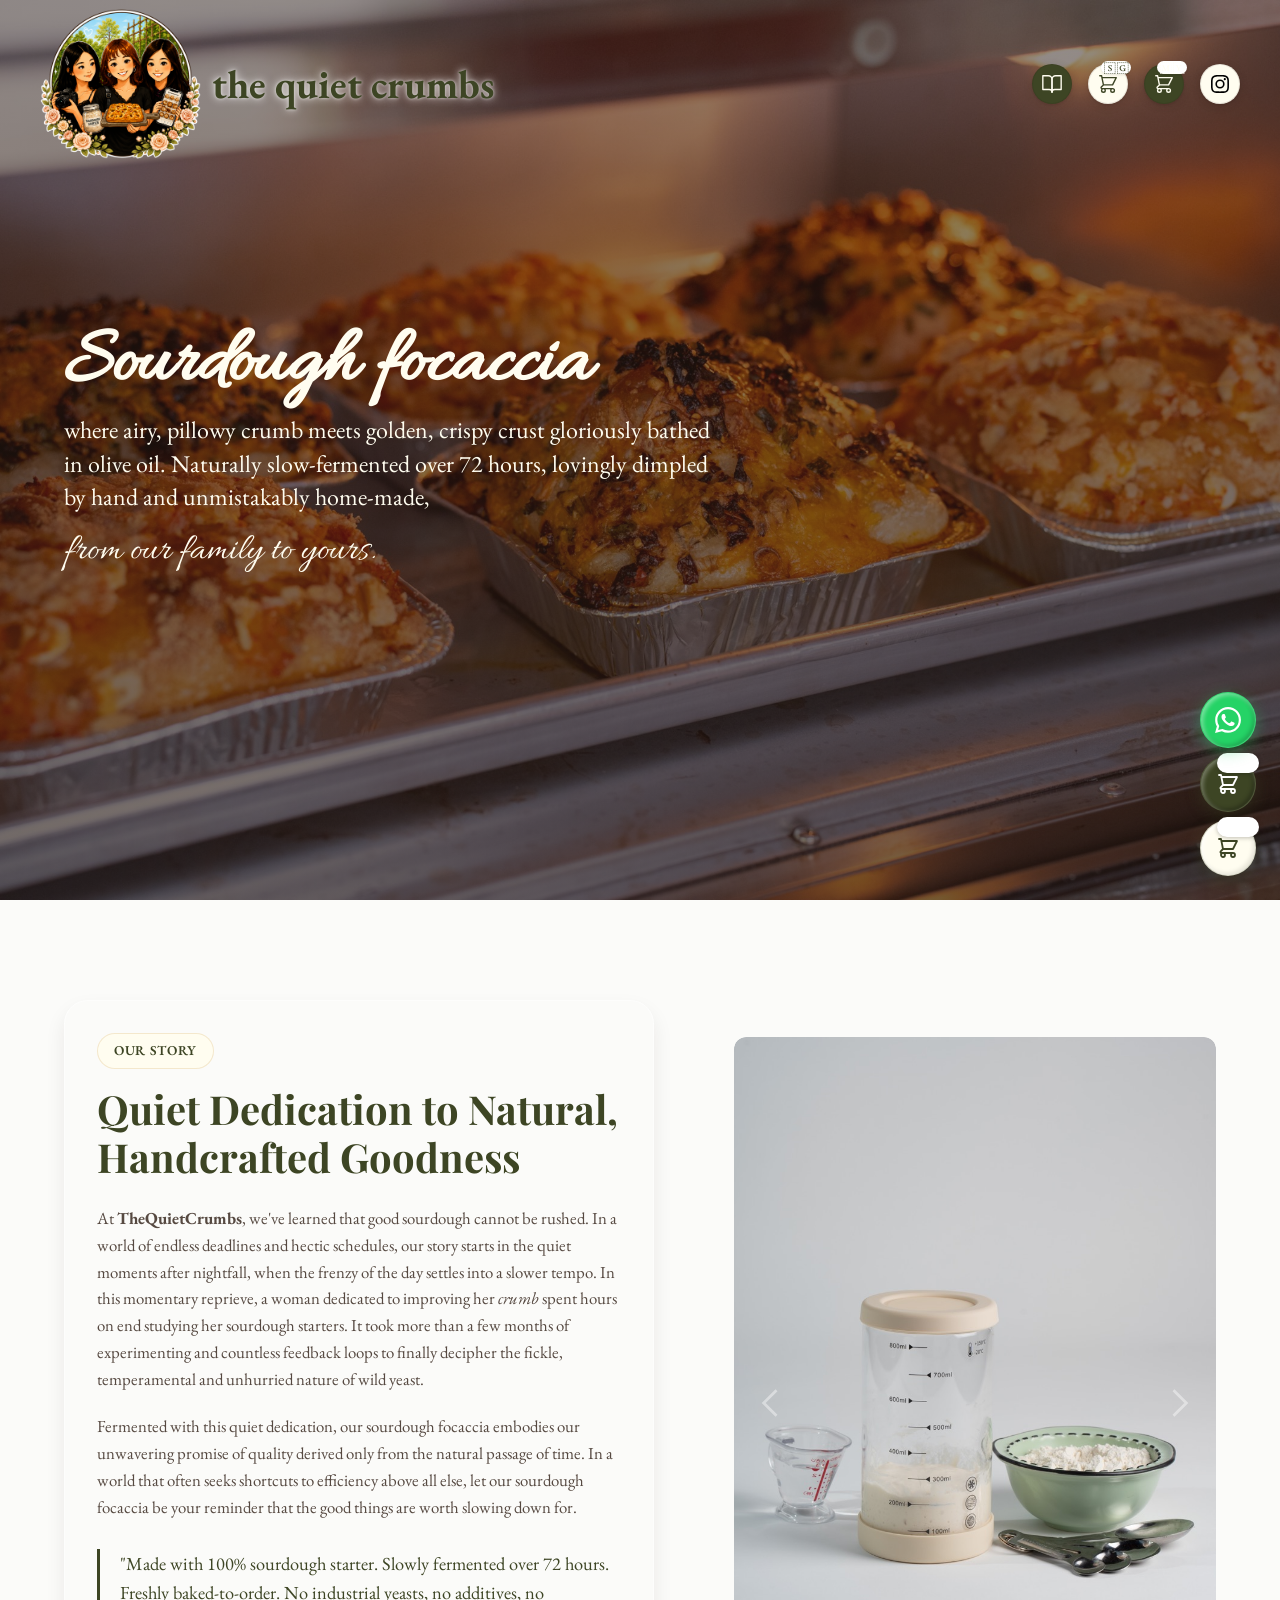
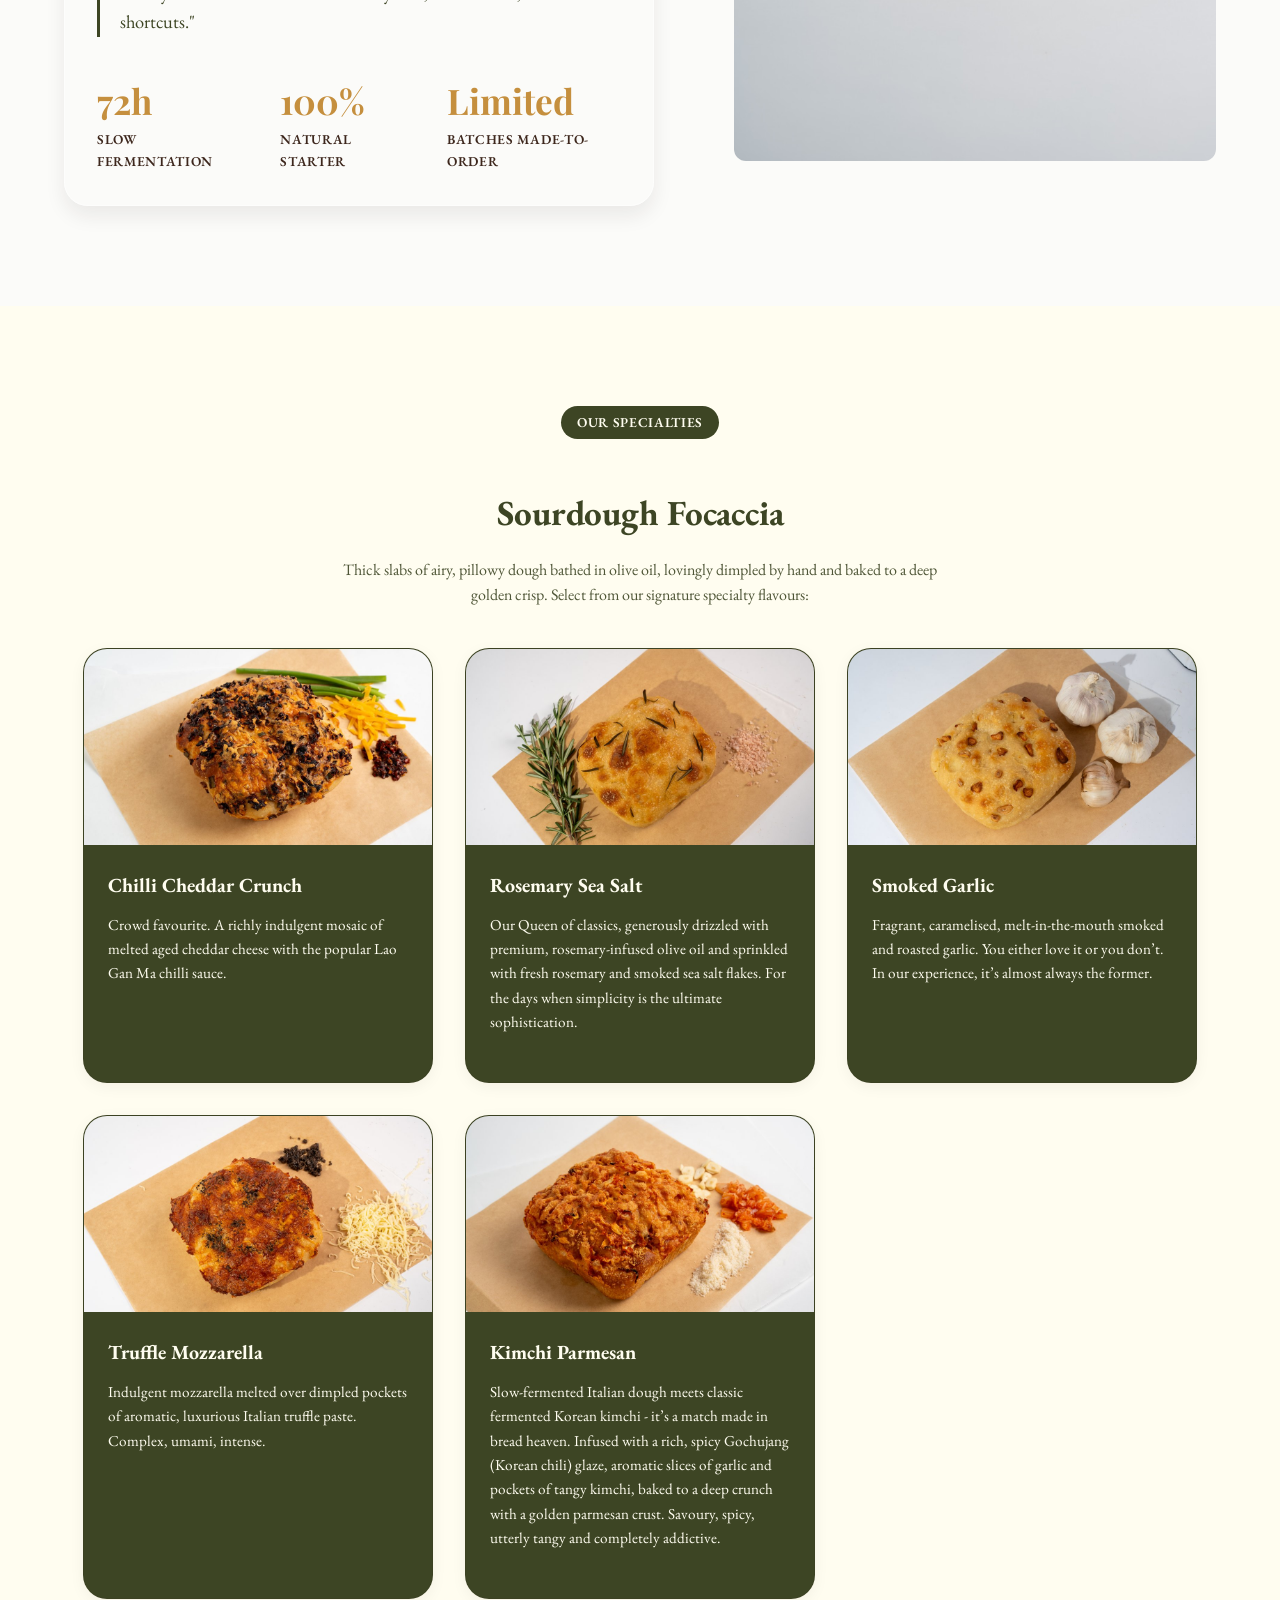
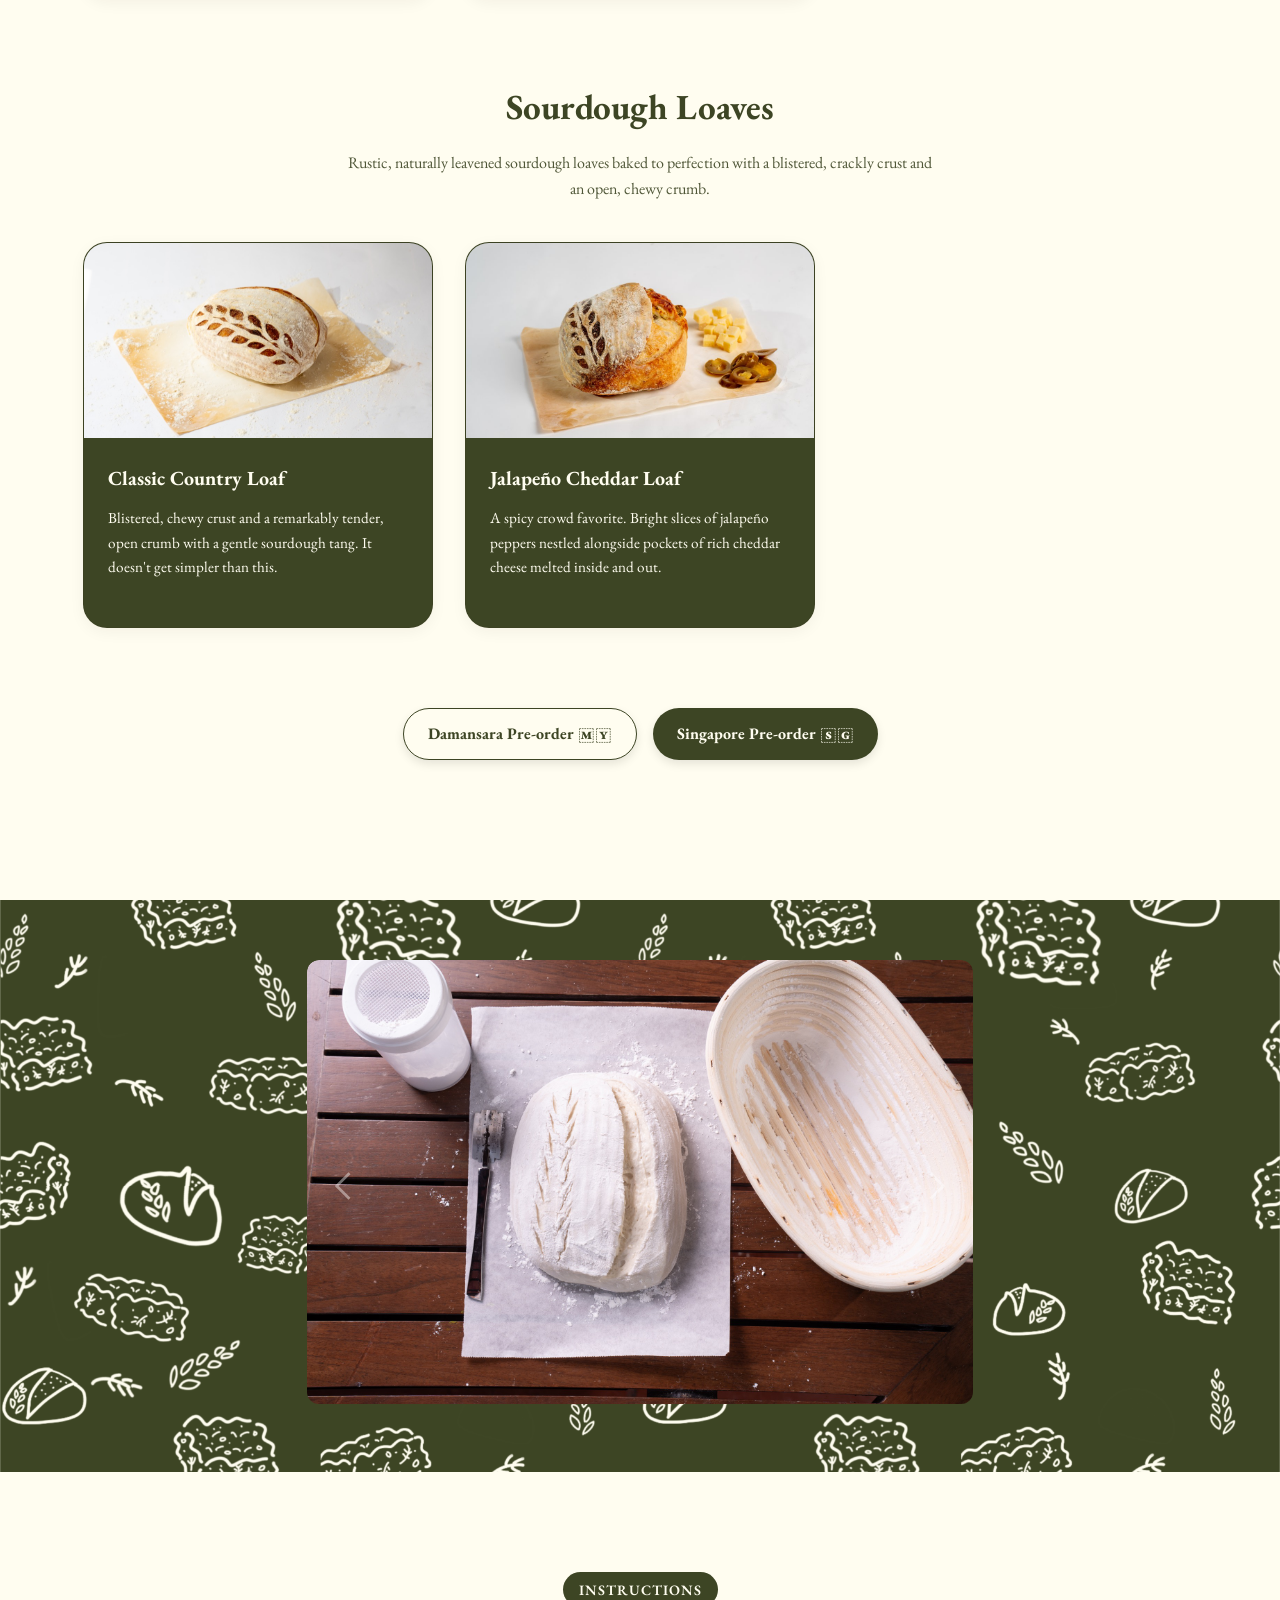
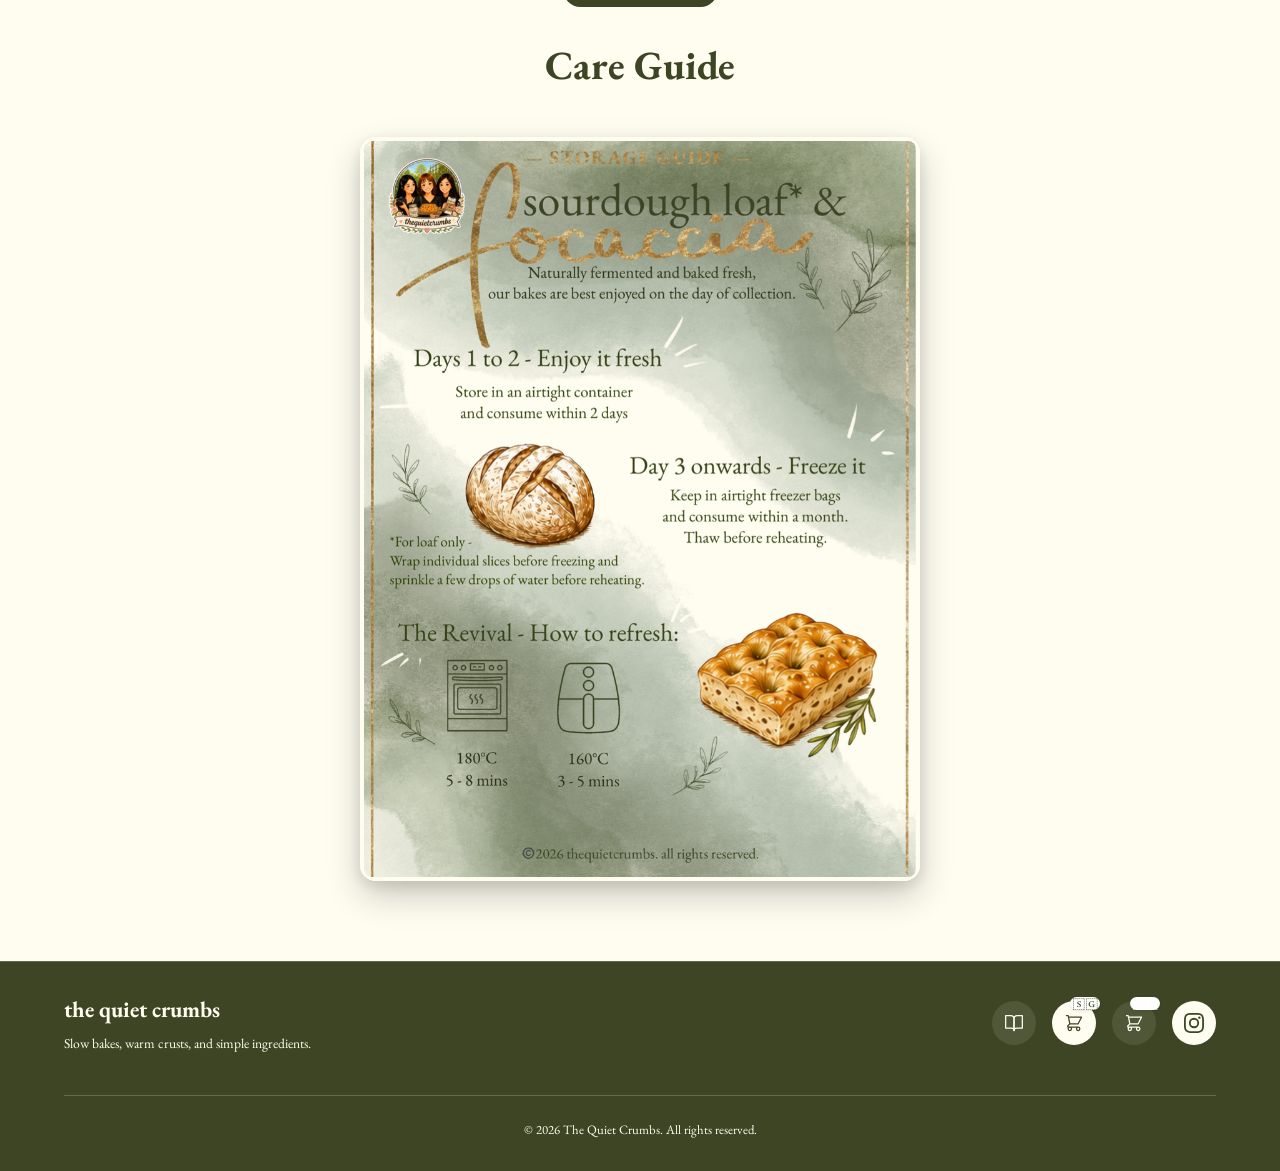
<file: index.html>
<!DOCTYPE html>

<html lang="en">
<head>
<meta charset="utf-8"/>
<meta content="width=device-width, initial-scale=1.0" name="viewport"/>
<title>The Quiet Crumbs | Artisanal Sourdough &amp; Gourmet Focaccia</title>
<meta content="Artisanal sourdough and gourmet focaccia, baked with patience, love, and a 72-hour slow fermentation process. Fresh from our home kitchen to your table." name="description"/>
<!-- Open Graph Meta Tags for Link Previews (WhatsApp, Telegram, etc.) -->
<meta content="The Quiet Crumbs | Artisanal Sourdough &amp; Gourmet Focaccia" property="og:title"/>
<meta content="Artisanal sourdough and gourmet focaccia, baked with patience, love, and a 72-hour slow fermentation process. Fresh from our home kitchen to your table." property="og:description"/>
<meta content="https://thequietcrumbs.com/assets/og-image.jpg" property="og:image"/>
<meta content="1200" property="og:image:width"/>
<meta content="630" property="og:image:height"/>
<meta content="https://thequietcrumbs.com/" property="og:url"/>
<meta content="website" property="og:type"/>
<!-- Twitter Card Data -->
<meta content="summary_large_image" name="twitter:card"/>
<meta content="The Quiet Crumbs | Artisanal Sourdough &amp; Gourmet Focaccia" name="twitter:title"/>
<meta content="Artisanal sourdough and gourmet focaccia, baked with patience, love, and a 72-hour slow fermentation process. Fresh from our home kitchen to your table." name="twitter:description"/>
<meta content="https://thequietcrumbs.com/assets/og-image.jpg" name="twitter:image"/>
<!-- Favicon -->
<link href="assets/favicon.png" rel="icon" type="image/png"/>
<link href="assets/favicon.png" rel="apple-touch-icon"/>
<!-- Preload LCP Background Image -->
<link as="image" href="assets/hero-1-opt.jpg" rel="preload"/>
<!-- Google Fonts: Playfair Display (Serif) & Plus Jakarta Sans (Sans-serif) -->
<link href="https://fonts.googleapis.com" rel="preconnect"/>
<link crossorigin="" href="https://fonts.gstatic.com" rel="preconnect"/>
<link href="https://fonts.googleapis.com/css2?family=Allura&amp;family=EB+Garamond:ital,wght@0,400..800;1,400..800&amp;family=Playfair+Display:ital,wght@0,400..900;1,400..900&amp;family=Plus+Jakarta+Sans:wght@300;400;500;600;700&amp;display=swap" rel="stylesheet"/>
<link href="css/styles.css" rel="stylesheet"/>
</head>
<body>
<!-- SUCCESS TOAST -->
<div class="toast" id="successToast">
<div class="toast-icon">
<svg viewbox="0 0 24 24">
<path d="M20 6L9 17L4 12" stroke-linecap="round" stroke-linejoin="round"></path>
</svg>
</div>
<div class="toast-content">
<h4>Pre-Order Registered!</h4>
<p>Thank you. We will contact you once the next batch is ready.</p>
</div>
</div>
<!-- FLOATING ACTIONS WRAPPER -->
<!-- SG Order (middle) -->
<a aria-label="Order Now (Singapore)" class="whatsapp-float" href="https://order.thequietcrumbs.com/" rel="noopener noreferrer" style="bottom: 88px; width: 56px; height: 56px; padding: 0; justify-content: center; background: var(--color-main-1); box-shadow: 0 4px 15px rgba(61, 69, 36, 0.4), inset 2px 2px 4px rgba(255,255,255,0.3), inset -2px -2px 4px rgba(0,0,0,0.3); animation: sgPulse 2s infinite; position: fixed; right: 24px;" target="_blank">
<svg style="fill: none !important; stroke: white; stroke-width: 1.8; stroke-linecap: round; stroke-linejoin: round; width: 24px; height: 24px;" viewbox="0 0 24 24">
<path d="M3 3h2l.4 2M7 13h10l4-8H5.4M7 13L5.4 5M7 13l-2.293 2.293c-.63.63-.184 1.707.707 1.707H17m0 0a2 2 0 100 4 2 2 0 000-4zm-8 2a2 2 0 11-4 0 2 2 0 014 0z"></path>
</svg>
<span style="position: absolute; top: -4px; right: -4px; font-size: 1rem; line-height: 1; background: white; border-radius: 999px; padding: 2px 4px; box-shadow: 0 1px 4px rgba(0,0,0,0.25);">🇸🇬</span>
</a>
<!-- MY Order (bottom) -->
<a aria-label="Order Now (Malaysia)" class="whatsapp-float" href="https://ordermy.thequietcrumbs.com" rel="noopener noreferrer" style="bottom: 24px; width: 56px; height: 56px; padding: 0; justify-content: center; background: var(--color-main-2); box-shadow: 0 4px 15px rgba(61, 69, 36, 0.4), inset 2px 2px 4px rgba(255,255,255,0.6), inset -2px -2px 4px rgba(0,0,0,0.1); border: 1px solid rgba(61, 69, 36, 0.2); position: fixed; right: 24px; display: flex; align-items: center; border-radius: 50%; z-index: 999;" target="_blank">
<svg style="fill: none !important; stroke: var(--color-main-1); stroke-width: 1.8; stroke-linecap: round; stroke-linejoin: round; width: 24px; height: 24px;" viewbox="0 0 24 24">
<path d="M3 3h2l.4 2M7 13h10l4-8H5.4M7 13L5.4 5M7 13l-2.293 2.293c-.63.63-.184 1.707.707 1.707H17m0 0a2 2 0 100 4 2 2 0 000-4zm-8 2a2 2 0 11-4 0 2 2 0 014 0z"></path>
</svg>
<span style="position: absolute; top: -4px; right: -4px; font-size: 1rem; line-height: 1; background: white; border-radius: 999px; padding: 2px 4px; box-shadow: 0 1px 4px rgba(0,0,0,0.25);">🇲🇾</span>
</a>
<a aria-label="Chat on WhatsApp" class="whatsapp-float" href="https://wa.me/6594726942" id="whatsappFloat" rel="noopener noreferrer" style="position: fixed; bottom: 152px; right: 24px; width: 56px; height: 56px; padding: 0; justify-content: center;" target="_blank">
<svg fill="currentColor" style="width: 26px; height: 26px;" viewbox="0 0 24 24">
<path d="M17.472 14.382c-.297-.149-1.758-.867-2.03-.967-.273-.099-.471-.148-.67.15-.197.297-.767.966-.94 1.164-.173.199-.347.223-.644.075-.297-.15-1.255-.463-2.39-1.475-.883-.788-1.48-1.761-1.653-2.059-.173-.297-.018-.458.13-.606.134-.133.298-.347.446-.52.149-.174.198-.298.298-.497.099-.198.05-.371-.025-.52-.075-.149-.669-1.612-.916-2.207-.242-.579-.487-.5-.669-.51-.173-.008-.371-.01-.57-.01-.198 0-.52.074-.792.372-.272.297-1.04 1.016-1.04 2.479 0 1.462 1.065 2.875 1.213 3.074.149.198 2.096 3.2 5.077 4.487.709.306 1.262.489 1.694.625.712.227 1.36.195 1.871.118.571-.085 1.758-.719 2.006-1.413.248-.694.248-1.289.173-1.413-.074-.124-.272-.198-.57-.347m-5.421 7.403h-.004a9.87 9.87 0 01-5.031-1.378l-.361-.214-3.741.982.998-3.648-.235-.374a9.86 9.86 0 01-1.51-5.26c.001-5.45 4.436-9.884 9.888-9.884 2.64 0 5.122 1.03 6.988 2.898a9.825 9.825 0 012.893 6.994c-.003 5.45-4.437 9.884-9.885 9.884m8.413-18.297A11.815 11.815 0 0012.05 0C5.495 0 .16 5.335.157 11.892c0 2.096.547 4.142 1.588 5.945L.057 24l6.305-1.654a11.882 11.882 0 005.683 1.448h.005c6.554 0 11.89-5.335 11.893-11.893a11.821 11.821 0 00-3.48-8.413z"></path>
</svg>
</a>
<header id="mainHeader">
<div class="container nav-wrapper">
<a aria-label="The Quiet Crumbs Home" class="logo" href="#">
<img alt="The Quiet Crumbs" src="assets/thequietcrumbs_logo.png"/>
<span style="color: #3D4524;">the quiet crumbs</span>
</a>
<div class="nav-social">
<a aria-label="Care Guide" class="btn-care-nav" href="#care-guide" style="background-color: var(--color-main-1); color: var(--color-main-2);">
<svg fill="none" stroke="currentColor" stroke-linecap="round" stroke-linejoin="round" stroke-width="1.5" style="width: 22px; height: 22px;" viewbox="0 0 24 24"><path d="M2 3h6a4 4 0 0 1 4 4v14a3 3 0 0 0-3-3H2z"></path><path d="M22 3h-6a4 4 0 0 0-4 4v14a3 3 0 0 1 3-3h7z"></path></svg>
</a>
<a aria-label="Order SG" class="btn-care-nav" href="https://take.app/thequietcrumbs" rel="noopener noreferrer" style="background-color: var(--color-main-2); color: var(--color-main-1); position: relative;" target="_blank">
<svg fill="none" stroke="currentColor" stroke-linecap="round" stroke-linejoin="round" stroke-width="1.5" style="width: 22px; height: 22px;" viewbox="0 0 24 24"><path d="M3 3h2l.4 2M7 13h10l4-8H5.4M7 13L5.4 5M7 13l-2.293 2.293c-.63.63-.184 1.707.707 1.707H17m0 0a2 2 0 100 4 2 2 0 000-4zm-8 2a2 2 0 11-4 0 2 2 0 014 0z"></path></svg>
<span style="position:absolute;top: -4px;right: -4px;font-size:0.8rem;background:white;border-radius:999px;padding:0px 2px;box-shadow:0 1px 3px rgba(0,0,0,0.1);line-height:1;">🇸🇬</span>
</a><a aria-label="Order MY" class="btn-care-nav" href="https://ordermy.thequietcrumbs.com" rel="noopener noreferrer" style="background-color: var(--color-main-1); color: var(--color-main-2); position: relative;" target="_blank">
<svg fill="none" stroke="currentColor" stroke-linecap="round" stroke-linejoin="round" stroke-width="1.5" style="width: 22px; height: 22px;" viewbox="0 0 24 24"><path d="M3 3h2l.4 2M7 13h10l4-8H5.4M7 13L5.4 5M7 13l-2.293 2.293c-.63.63-.184 1.707.707 1.707H17m0 0a2 2 0 100 4 2 2 0 000-4zm-8 2a2 2 0 11-4 0 2 2 0 014 0z"></path></svg>
<span style="position:absolute;top: -4px;right: -4px;font-size:0.8rem;background:white;border-radius:999px;padding:0px 2px;box-shadow:0 1px 3px rgba(0,0,0,0.1);line-height:1;">🇲🇾</span>
</a><a aria-label="Follow us on Instagram" class="btn-instagram-nav" href="https://www.instagram.com/thequietcrumbs/" rel="noopener noreferrer" style="background-color: var(--color-main-2); color: var(--color-main-1); " target="_blank">
<!-- SVG Instagram Icon -->
<svg fill="currentColor" style="width: 18px; height: 18px;" viewbox="0 0 24 24">
<path d="M12 2.163c3.204 0 3.584.012 4.85.07 3.252.148 4.771 1.691 4.919 4.919.058 1.265.069 1.645.069 4.849 0 3.205-.012 3.584-.069 4.849-.149 3.225-1.664 4.771-4.919 4.919-1.266.058-1.644.07-4.85.07-3.204 0-3.584-.012-4.849-.07-3.26-.149-4.771-1.699-4.919-4.92-.058-1.265-.07-1.644-.07-4.849 0-3.204.013-3.583.07-4.849.149-3.227 1.664-4.771 4.919-4.919 1.266-.057 1.645-.069 4.849-.069zM12 0C8.741 0 8.333.014 7.053.072 2.695.272.273 2.69.073 7.051.014 8.333 0 8.741 0 12c0 3.259.014 3.668.072 4.948.2 4.358 2.618 6.78 6.98 6.98 1.281.058 1.689.072 4.948.072 3.259 0 3.668-.014 4.948-.072 4.354-.2 6.782-2.618 6.979-6.98.059-1.28.073-1.689.073-4.948 0-3.259-.014-3.667-.072-4.947-.196-4.354-2.617-6.78-6.979-6.98C15.668.014 15.259 0 12 0zm0 5.838a6.162 6.162 0 1 0 0 12.324 6.162 6.162 0 0 0 0-12.324zM12 16a4 4 0 1 1 0-8 4 4 0 0 1 0 8zm6.406-11.845a1.44 1.44 0 1 0 0 2.881 1.44 1.44 0 0 0 0-2.881z"></path>
</svg>
</a>
</div>
</div>
</header>
<!-- HERO SECTION -->
<section class="hero" id="home">
<div class="container">
<div class="hero-content">
<div style="color: var(--color-main-2); max-width: 800px; margin: 0 auto;">
<span class="hero-intro">Sourdough focaccia</span>
<span class="hero-desc">where airy, pillowy crumb meets golden, crispy crust gloriously bathed in olive oil. Naturally slow-fermented over 72 hours, lovingly dimpled by hand and unmistakably home-made,</span>
<span class="hero-outro">from our family to yours.</span>
</div>
</div>
</div>
</section>
<!-- ABOUT SECTION -->
<section class="about" id="about">
<div class="container">
<div class="about-grid">
<div class="about-text reveal">
<span class="badge" style="background-color: #FFFDF0; color: #3D4524;">Our Story</span>
<h2 style="color: #3D4524;">Quiet Dedication to Natural, Handcrafted Goodness</h2>
<div style="font-family: var(--font-garamond); font-size: 1.1rem; color: #3D4524;">
<p style="margin-bottom: 1.2em;">At <strong>TheQuietCrumbs</strong>, we've learned that good sourdough cannot be rushed. In a world of endless deadlines and hectic schedules, our story starts in the quiet moments after nightfall, when the frenzy of the day settles into a slower tempo. In this momentary reprieve, a woman dedicated to improving her <em>crumb</em> spent hours on end studying her sourdough starters. It took more than a few months of experimenting and countless feedback loops to finally decipher the fickle, temperamental and unhurried nature of wild yeast.</p>
<p style="margin-bottom: 1.5em;">Fermented with this quiet dedication, our sourdough focaccia embodies our unwavering promise of quality derived only from the natural passage of time. In a world that often seeks shortcuts to efficiency above all else, let our sourdough focaccia be your reminder that the good things are worth slowing down for.</p>
</div>
<div class="about-highlight" style="font-family: var(--font-garamond); font-size: 1.15rem; font-style: normal;">
            "Made with 100% sourdough starter. Slowly fermented over 72 hours. Freshly baked-to-order. No industrial yeasts, no additives, no shortcuts."
          </div>
<div class="about-stats">
<div class="stat-item">
<span class="stat-number">72h</span>
<span class="stat-label">Slow Fermentation</span>
</div>
<div class="stat-item">
<span class="stat-number">100%</span>
<span class="stat-label">Natural Starter</span>
</div>
<div class="stat-item">
<span class="stat-number">Limited</span>
<span class="stat-label">Batches Made-to-Order</span>
</div>
</div>
</div>
<div class="about-image-container reveal">
<div class="carousel-container" style="position: relative;">
<button aria-label="Previous" class="carousel-btn prev-btn" style="position: absolute; left: 15px; top: 50%; transform: translateY(-50%); background: transparent; border: none; border-radius: 50%; outline: none; width: 44px; height: 44px; cursor: pointer; display: flex; align-items: center; justify-content: center; color: rgba(255,255,255,0.7); z-index: 10; transition: all 0.3s; opacity: 0.6;"><svg fill="none" stroke="currentColor" stroke-width="1.5" viewbox="0 0 24 24"><path d="M15 19l-7-7 7-7"></path></svg></button>
<div class="about-image-carousel custom-scrollbar" style="display: flex; overflow-x: auto; scroll-snap-type: x mandatory; gap: 16px; border-radius: 12px; padding-bottom: 8px; cursor: grab;">
<img alt="Our Story 1" draggable="false" src="assets/our-story-1.jpg" style="scroll-snap-align: center; width: 100%; object-fit: cover; border-radius: 12px; flex-shrink: 0;"/>
<img alt="Our Story 2" draggable="false" src="assets/our-story-2.jpg" style="scroll-snap-align: center; width: 100%; object-fit: cover; border-radius: 12px; flex-shrink: 0;"/>
<img alt="Our Story 3" draggable="false" src="assets/our-story-3.jpg" style="scroll-snap-align: center; width: 100%; object-fit: cover; border-radius: 12px; flex-shrink: 0;"/>
<img alt="Our Story 4" draggable="false" src="assets/our-story-4.jpg" style="scroll-snap-align: center; width: 100%; object-fit: cover; border-radius: 12px; flex-shrink: 0;"/>
</div>
<button aria-label="Next" class="carousel-btn next-btn" style="position: absolute; right: 15px; top: 50%; transform: translateY(-50%); background: transparent; border: none; border-radius: 50%; outline: none; width: 44px; height: 44px; cursor: pointer; display: flex; align-items: center; justify-content: center; color: rgba(255,255,255,0.7); z-index: 10; transition: all 0.3s; opacity: 0.6;"><svg fill="none" stroke="currentColor" stroke-width="1.5" viewbox="0 0 24 24"><path d="M9 5l7 7-7 7"></path></svg></button>
</div>
</div></div>
</div>
</section>
<!-- PRODUCTS SECTION -->
<section class="products" id="products">
<div class="container">
<div class="products-header reveal" style="text-align: center; margin-bottom: 30px;">
<span class="badge" style="background-color: var(--color-main-1); color: var(--color-main-2); border: none;">Our Specialties</span>
</div>
<!-- TAB: SOURDOUGH FOCACCIA -->
<div id="section-focaccia">
<h3 class="reveal" style="font-family: var(--font-heading); color: var(--color-main-1); font-size: 2.2rem; text-align: center; margin-bottom: 15px;">Sourdough Focaccia</h3>
<p class="reveal" style="text-align: center; max-width: 600px; margin: 0 auto 40px auto; color: var(--color-main-1); opacity: 0.9; line-height: 1.6;">Thick slabs of airy, pillowy dough bathed in olive oil, lovingly dimpled by hand and baked to a deep golden crisp. Select from our signature specialty flavours:</p>
<div class="products-grid" style="margin-bottom: 80px;">
<div class="product-card reveal" style="display: flex; flex-direction: column; overflow: hidden; background: var(--color-main-1); border-radius: var(--radius-lg); box-shadow: 0 4px 15px rgba(42, 27, 20, 0.05); transition: var(--transition-normal); border: 1px solid rgba(42, 27, 20, 0.05);">
<div class="product-card-image" style="width: 100%; padding-top: 56.25%; position: relative;">
<img alt="Chilli Cheddar Crunch" src="assets/flavour_chilli_cheddar.jpg" style="position: absolute; top: 0; left: 0; width: 100%; height: 100%; object-fit: cover;"/>
</div>
<div class="product-card-body" style="padding: 24px; display: flex; flex-direction: column; flex-grow: 1;">
<h3 style="margin-top: 0; font-family: var(--font-heading); color: var(--color-main-2); font-size: 1.25rem; margin-bottom: 12px;">Chilli Cheddar Crunch</h3>
<p style="flex-grow: 1; color: var(--color-main-2); font-size: 0.95rem; line-height: 1.6; margin-bottom: 24px;">Crowd favourite. A richly indulgent mosaic of melted aged cheddar cheese with the popular Lao Gan Ma chilli sauce.</p>
</div>
</div>
<div class="product-card reveal" style="display: flex; flex-direction: column; overflow: hidden; background: var(--color-main-1); border-radius: var(--radius-lg); box-shadow: 0 4px 15px rgba(42, 27, 20, 0.05); transition: var(--transition-normal); border: 1px solid rgba(42, 27, 20, 0.05);">
<div class="product-card-image" style="width: 100%; padding-top: 56.25%; position: relative;">
<img alt="Rosemary Sea Salt" src="assets/flavour_rosemary_sea_salt.jpg" style="position: absolute; top: 0; left: 0; width: 100%; height: 100%; object-fit: cover;"/>
</div>
<div class="product-card-body" style="padding: 24px; display: flex; flex-direction: column; flex-grow: 1;">
<h3 style="margin-top: 0; font-family: var(--font-heading); color: var(--color-main-2); font-size: 1.25rem; margin-bottom: 12px;">Rosemary Sea Salt</h3>
<p style="flex-grow: 1; color: var(--color-main-2); font-size: 0.95rem; line-height: 1.6; margin-bottom: 24px;">Our Queen of classics, generously drizzled with premium, rosemary-infused olive oil and sprinkled with fresh rosemary and smoked sea salt flakes. For the days when simplicity is the ultimate sophistication.</p>
</div>
</div>
<div class="product-card reveal" style="display: flex; flex-direction: column; overflow: hidden; background: var(--color-main-1); border-radius: var(--radius-lg); box-shadow: 0 4px 15px rgba(42, 27, 20, 0.05); transition: var(--transition-normal); border: 1px solid rgba(42, 27, 20, 0.05);">
<div class="product-card-image" style="width: 100%; padding-top: 56.25%; position: relative;">
<img alt="Smoked Garlic" src="assets/flavour_smoked_garlic.jpg" style="position: absolute; top: 0; left: 0; width: 100%; height: 100%; object-fit: cover;"/>
</div>
<div class="product-card-body" style="padding: 24px; display: flex; flex-direction: column; flex-grow: 1;">
<h3 style="margin-top: 0; font-family: var(--font-heading); color: var(--color-main-2); font-size: 1.25rem; margin-bottom: 12px;">Smoked Garlic</h3>
<p style="flex-grow: 1; color: var(--color-main-2); font-size: 0.95rem; line-height: 1.6; margin-bottom: 24px;">Fragrant, caramelised, melt-in-the-mouth smoked and roasted garlic. You either love it or you don’t. In our experience, it’s almost always the former.</p>
</div>
</div>
<div class="product-card reveal" style="display: flex; flex-direction: column; overflow: hidden; background: var(--color-main-1); border-radius: var(--radius-lg); box-shadow: 0 4px 15px rgba(42, 27, 20, 0.05); transition: var(--transition-normal); border: 1px solid rgba(42, 27, 20, 0.05);">
<div class="product-card-image" style="width: 100%; padding-top: 56.25%; position: relative;">
<img alt="Truffle Mozzarella" src="assets/flavour_truffle_mozzarella.jpg" style="position: absolute; top: 0; left: 0; width: 100%; height: 100%; object-fit: cover;"/>
</div>
<div class="product-card-body" style="padding: 24px; display: flex; flex-direction: column; flex-grow: 1;">
<h3 style="margin-top: 0; font-family: var(--font-heading); color: var(--color-main-2); font-size: 1.25rem; margin-bottom: 12px;">Truffle Mozzarella</h3>
<p style="flex-grow: 1; color: var(--color-main-2); font-size: 0.95rem; line-height: 1.6; margin-bottom: 24px;">Indulgent mozzarella melted over dimpled pockets of aromatic, luxurious Italian truffle paste. Complex, umami, intense.</p>
</div>
</div>
<div class="product-card reveal" style="display: flex; flex-direction: column; overflow: hidden; background: var(--color-main-1); border-radius: var(--radius-lg); box-shadow: 0 4px 15px rgba(42, 27, 20, 0.05); transition: var(--transition-normal); border: 1px solid rgba(42, 27, 20, 0.05);">
<div class="product-card-image" style="width: 100%; padding-top: 56.25%; position: relative;">
<img alt="Kimchi Parmesan" src="assets/flavour_kimchi_parmesan.jpg" style="position: absolute; top: 0; left: 0; width: 100%; height: 100%; object-fit: cover;"/>
</div>
<div class="product-card-body" style="padding: 24px; display: flex; flex-direction: column; flex-grow: 1;">
<h3 style="margin-top: 0; font-family: var(--font-heading); color: var(--color-main-2); font-size: 1.25rem; margin-bottom: 12px;">Kimchi Parmesan</h3>
<p style="flex-grow: 1; color: var(--color-main-2); font-size: 0.95rem; line-height: 1.6; margin-bottom: 24px;">Slow-fermented Italian dough meets classic fermented Korean kimchi - it’s a match made in bread heaven. Infused with a rich, spicy Gochujang (Korean chili) glaze, aromatic slices of garlic and pockets of tangy kimchi, baked to a deep crunch with a golden parmesan crust. Savoury, spicy, utterly tangy and completely addictive.</p>
</div>
</div>
</div>
</div>
<!-- TAB: SOURDOUGH LOAVES -->
<div id="section-loaves" style="margin-top: 60px;">
<h3 class="reveal" style="font-family: var(--font-heading); color: var(--color-main-1); font-size: 2.2rem; text-align: center; margin-bottom: 15px;">Sourdough Loaves</h3>
<p class="reveal" style="text-align: center; max-width: 600px; margin: 0 auto 40px auto; color: var(--color-main-1); opacity: 0.9; line-height: 1.6;">Rustic, naturally leavened sourdough loaves baked to perfection with a blistered, crackly crust and an open, chewy crumb.</p>
<div class="products-grid" style="margin-bottom: 80px;">
<div class="product-card reveal" style="display: flex; flex-direction: column; overflow: hidden; background: var(--color-main-1); border-radius: var(--radius-lg); box-shadow: 0 4px 15px rgba(42, 27, 20, 0.05); transition: var(--transition-normal); border: 1px solid rgba(42, 27, 20, 0.05);">
<div class="product-card-image" style="width: 100%; padding-top: 56.25%; position: relative;">
<img alt="Classic Country Loaf" src="assets/flavour_classic_country.jpg" style="position: absolute; top: 0; left: 0; width: 100%; height: 100%; object-fit: cover;"/>
</div>
<div class="product-card-body" style="padding: 24px; display: flex; flex-direction: column; flex-grow: 1;">
<h3 style="margin-top: 0; font-family: var(--font-heading); color: var(--color-main-2); font-size: 1.25rem; margin-bottom: 12px;">Classic Country Loaf</h3>
<p style="flex-grow: 1; color: var(--color-main-2); font-size: 0.95rem; line-height: 1.6; margin-bottom: 24px;">Blistered, chewy crust and a remarkably tender, open crumb with a gentle sourdough tang. It doesn't get simpler than this.</p>
</div>
</div>
<div class="product-card reveal" style="display: flex; flex-direction: column; overflow: hidden; background: var(--color-main-1); border-radius: var(--radius-lg); box-shadow: 0 4px 15px rgba(42, 27, 20, 0.05); transition: var(--transition-normal); border: 1px solid rgba(42, 27, 20, 0.05);">
<div class="product-card-image" style="width: 100%; padding-top: 56.25%; position: relative;">
<img alt="Jalapeño Cheddar Loaf" src="assets/flavour_jalapeno_cheddar.jpg" style="position: absolute; top: 0; left: 0; width: 100%; height: 100%; object-fit: cover;"/>
</div>
<div class="product-card-body" style="padding: 24px; display: flex; flex-direction: column; flex-grow: 1;">
<h3 style="margin-top: 0; font-family: var(--font-heading); color: var(--color-main-2); font-size: 1.25rem; margin-bottom: 12px;">Jalapeño Cheddar Loaf</h3>
<p style="flex-grow: 1; color: var(--color-main-2); font-size: 0.95rem; line-height: 1.6; margin-bottom: 24px;">A spicy crowd favorite. Bright slices of jalapeño peppers nestled alongside pockets of rich cheddar cheese melted inside and out.</p>
</div>
</div>
</div>
<div style="display: flex; gap: 16px; justify-content: center;  flex-wrap: wrap; margin-bottom: 40px; margin-top: 40px;">
<a href="https://ordermy.thequietcrumbs.com" rel="noopener noreferrer" style="background-color: #FFFDF0; color: #3D4524; padding: 12px 24px; border-radius: 99px; text-decoration: none; font-weight: bold; box-shadow: 0 4px 10px rgba(0,0,0,0.1); border: 1px solid #3D4524; display: flex; align-items: center; gap: 8px;" target="_blank">
          Damansara Pre-order 🇲🇾
        </a>
<a href="https://order.thequietcrumbs.com" rel="noopener noreferrer" style="background-color: #3D4524; color: #FFFDF0; padding: 12px 24px; border-radius: 99px; text-decoration: none; font-weight: bold; box-shadow: 0 4px 10px rgba(0,0,0,0.1); display: flex; align-items: center; gap: 8px;" target="_blank">
          Singapore Pre-order 🇸🇬
        </a>
</div></div>
</div>
</section>
<!-- INTEREST / PRE-ORDER FORM SECTION -->
<!-- SG ORDER SECTION -->
<!-- PREORDER SECTION -->
<section class="carousel-section" id="carousel-section" style="padding: 60px 0; background-color: var(--color-main-2); background-image: url('assets/TQC_Pattern_v2.0_Dark.png'); background-size: cover; background-position: center;"><div class="container"><div style="max-width: 666px; margin: 0 auto;"><div class="about-image-container">
<div class="carousel-container" style="position: relative;">
<button aria-label="Previous" class="carousel-btn prev-btn" style="position: absolute; left: 15px; top: 50%; transform: translateY(-50%); background: transparent; border: none; border-radius: 50%; outline: none; width: 44px; height: 44px; cursor: pointer; display: flex; align-items: center; justify-content: center; color: rgba(255,255,255,0.7); z-index: 10; transition: all 0.3s; opacity: 0.6;"><svg fill="none" stroke="currentColor" stroke-width="1.5" viewbox="0 0 24 24"><path d="M15 19l-7-7 7-7"></path></svg></button>
<div class="about-image-carousel custom-scrollbar" style="display: flex; overflow-x: auto; scroll-snap-type: x mandatory; gap: 16px; border-radius: 12px; padding-bottom: 8px; cursor: grab;">
<img alt="Carousel 1" draggable="false" src="assets/carousel-1.jpg" style="scroll-snap-align: center; width: 100%; object-fit: cover; border-radius: 12px; flex-shrink: 0;"/>
<img alt="Carousel 2" draggable="false" src="assets/carousel-2.jpg" style="scroll-snap-align: center; width: 100%; object-fit: cover; border-radius: 12px; flex-shrink: 0;"/>
<img alt="Carousel 3" draggable="false" src="assets/carousel-3.jpg" style="scroll-snap-align: center; width: 100%; object-fit: cover; border-radius: 12px; flex-shrink: 0;"/>
<img alt="Carousel 4" draggable="false" src="assets/carousel-4.jpg" style="scroll-snap-align: center; width: 100%; object-fit: cover; border-radius: 12px; flex-shrink: 0;"/>
<img alt="Carousel 5" draggable="false" src="assets/carousel-5.jpg" style="scroll-snap-align: center; width: 100%; object-fit: cover; border-radius: 12px; flex-shrink: 0;"/>
<img alt="Carousel 6" draggable="false" src="assets/carousel-6.jpg" style="scroll-snap-align: center; width: 100%; object-fit: cover; border-radius: 12px; flex-shrink: 0;"/>
</div>
<button aria-label="Next" class="carousel-btn next-btn" style="position: absolute; right: 15px; top: 50%; transform: translateY(-50%); background: transparent; border: none; border-radius: 50%; outline: none; width: 44px; height: 44px; cursor: pointer; display: flex; align-items: center; justify-content: center; color: rgba(255,255,255,0.7); z-index: 10; transition: all 0.3s; opacity: 0.6;"><svg fill="none" stroke="currentColor" stroke-width="1.5" viewbox="0 0 24 24"><path d="M9 5l7 7-7 7"></path></svg></button>
</div>
</div></div></div></section>
<!-- CARE GUIDE SECTION -->
<section class="care-guide-section" id="care-guide" style="padding: 40px 0; background-color: var(--color-main-2);">
<div class="container" style="text-align: center;">
<div class="products-header reveal" style="text-align: center; margin-bottom: 0px; max-width: 600px; margin-left: auto; margin-right: auto; padding-top: 60px;">
<span class="badge" style="background-color: var(--color-main-1); color: var(--color-main-2); border: none; font-size: 0.9rem; padding: 6px 16px; border-radius: 20px; text-transform: uppercase; letter-spacing: 1px;">Instructions</span>
<h2 style="font-family: var(--font-heading); color: var(--color-main-1); font-size: 2.5rem; margin-top: 10px; margin-bottom: 0px;">Care Guide</h2>
</div>
<div class="game-card-container reveal" style="max-width: 600px; margin: 0 auto;">
<div class="game-card">
<img alt="Focaccia Loaf Care Card" class="game-card-img" src="assets/care_card.png" style="width:100%; border-radius: 12px; box-shadow: 0 10px 30px rgba(0,0,0,0.1);"/>
<div class="game-card-glare"></div>
</div>
</div>
</div>
</section>
<!-- FOOTER -->
<footer>
<div class="container">
<div class="footer-content">
<div class="footer-logo">
<h3>the quiet crumbs</h3>
<p>Slow bakes, warm crusts, and simple ingredients.</p>
</div>
<div class="footer-links">
<a aria-label="Care Guide" class="footer-link-item" href="#care-guide">
<svg fill="none" stroke="currentColor" stroke-linecap="round" stroke-linejoin="round" stroke-width="1.5" viewbox="0 0 24 24">
<path d="M2 3h6a4 4 0 0 1 4 4v14a3 3 0 0 0-3-3H2z"></path>
<path d="M22 3h-6a4 4 0 0 0-4 4v14a3 3 0 0 1 3-3h7z"></path>
</svg>
</a>
<a aria-label="Order SG" class="footer-link-item" href="https://take.app/thequietcrumbs" rel="noopener noreferrer" style="position: relative; background-color: var(--color-main-2); color: var(--color-main-1);" target="_blank">
<svg fill="none" stroke="currentColor" stroke-linecap="round" stroke-linejoin="round" stroke-width="1.5" style=" stroke: var(--color-main-1);" viewbox="0 0 24 24"><path d="M3 3h2l.4 2M7 13h10l4-8H5.4M7 13L5.4 5M7 13l-2.293 2.293c-.63.63-.184 1.707.707 1.707H17m0 0a2 2 0 100 4 2 2 0 000-4zm-8 2a2 2 0 11-4 0 2 2 0 014 0z"></path></svg>
<span style="position:absolute;top:-4px;right:-4px;font-size:0.8rem;background:white;border-radius:999px;padding:0px 2px;box-shadow:0 1px 3px rgba(0,0,0,0.1);line-height:1;">🇸🇬</span>
</a><a aria-label="Order MY" class="footer-link-item" href="https://ordermy.thequietcrumbs.com" rel="noopener noreferrer" style="position: relative;" target="_blank">
<svg fill="none" stroke="currentColor" stroke-linecap="round" stroke-linejoin="round" stroke-width="1.5" viewbox="0 0 24 24"><path d="M3 3h2l.4 2M7 13h10l4-8H5.4M7 13L5.4 5M7 13l-2.293 2.293c-.63.63-.184 1.707.707 1.707H17m0 0a2 2 0 100 4 2 2 0 000-4zm-8 2a2 2 0 11-4 0 2 2 0 014 0z"></path></svg>
<span style="position:absolute;top:-4px;right:-4px;font-size:0.8rem;background:white;border-radius:999px;padding:0px 2px;box-shadow:0 1px 3px rgba(0,0,0,0.1);line-height:1;">🇲🇾</span>
</a><a aria-label="Follow us on Instagram" class="footer-link-item" href="https://www.instagram.com/thequietcrumbs/" rel="noopener noreferrer" style="background-color: var(--color-main-2); color: var(--color-main-1);" target="_blank">
<svg style=" color: var(--color-main-1);" viewbox="0 0 24 24">
<path d="M12 2.163c3.204 0 3.584.012 4.85.07 3.252.148 4.771 1.691 4.919 4.919.058 1.265.069 1.645.069 4.849 0 3.205-.012 3.584-.069 4.849-.149 3.225-1.664 4.771-4.919 4.919-1.266.058-1.644.07-4.85.07-3.204 0-3.584-.012-4.849-.07-3.26-.149-4.771-1.699-4.919-4.92-.058-1.265-.07-1.644-.07-4.849 0-3.204.013-3.583.07-4.849.149-3.227 1.664-4.771 4.919-4.919 1.266-.057 1.645-.069 4.849-.069zM12 0C8.741 0 8.333.014 7.053.072 2.695.272.273 2.69.073 7.051.014 8.333 0 8.741 0 12c0 3.259.014 3.668.072 4.948.2 4.358 2.618 6.78 6.98 6.98 1.281.058 1.689.072 4.948.072 3.259 0 3.668-.014 4.948-.072 4.354-.2 6.782-2.618 6.979-6.98.059-1.28.073-1.689.073-4.948 0-3.259-.014-3.667-.072-4.947-.196-4.354-2.617-6.78-6.979-6.98C15.668.014 15.259 0 12 0zm0 5.838a6.162 6.162 0 1 0 0 12.324 6.162 6.162 0 0 0 0-12.324zM12 16a4 4 0 1 1 0-8 4 4 0 0 1 0 8zm6.406-11.845a1.44 1.44 0 1 0 0 2.881 1.44 1.44 0 0 0 0-2.881z"></path>
</svg>
</a>
</div>
</div>
<div class="footer-copyright">
<p>© 2026 The Quiet Crumbs. All rights reserved.</p>
</div>
</div>
</footer>
<!-- ----------------------------------------------------
       JAVASCRIPT / INTERACTIVE CONTROLS
       ---------------------------------------------------- -->
<script>
    document.addEventListener('DOMContentLoaded', () => {

      // ----------------------------------------------------
      // CONFIGURATION
      // ----------------------------------------------------
      // WhatsApp static chat link
      const WHATSAPP_LINK = "https://wa.me/6594726942";

      // Google Sheets Web App URL (or other POST endpoint)
      // Paste your Web App URL here after publishing the Apps Script.
      // If empty, the form will simulate a successful submission locally.
      const FORM_ENDPOINT = "https://script.google.com/macros/s/AKfycbzxp_5a5GGmlOSIHFZNDSJwJYbAjLqsMZ5dBlk6-XvMYgKcDWBOWsAhWRkNMWFHpZ3A/exec";

      // 1. Header scroll effect
      const header = document.getElementById('mainHeader');
      window.addEventListener('scroll', () => {
        if (window.scrollY > 50) {
          header.classList.add('scrolled');
        } else {
          header.classList.remove('scrolled');
        }
      });

      // 2. Smooth scrolling for internal anchor links
      const links = document.querySelectorAll('a[href^="#"]');
      links.forEach(link => {
        link.addEventListener('click', function (e) {
          const targetId = this.getAttribute('href');
          if (targetId === '#') return;

          e.preventDefault();
          const targetSection = document.querySelector(targetId);
          if (targetSection) {
            // Adjust offset for fixed header
            const headerHeight = header.offsetHeight;
            const targetPosition = targetSection.getBoundingClientRect().top + window.scrollY - headerHeight;

            window.scrollTo({
              top: targetPosition,
              behavior: 'smooth'
            });
          }
        });
      });

      // 3. Scroll Reveal Animation using IntersectionObserver
      const revealElements = document.querySelectorAll('.reveal');
      const revealObserver = new IntersectionObserver((entries, observer) => {
        entries.forEach(entry => {
          if (entry.isIntersecting) {
            entry.target.classList.add('active');
            observer.unobserve(entry.target); // Trigger only once
          }
        });
      }, {
        threshold: 0.05,
        rootMargin: '0px 0px -20px 0px'
      });

      revealElements.forEach(el => {
        revealObserver.observe(el);
      });

      // 4. Form Validation & Submission Integration
      const form = document.getElementById('interestForm');
      const submitBtn = document.getElementById('submitBtn');
      const toast = document.getElementById('successToast');
      const presetBtns = document.querySelectorAll('.preset-btn');
      const countryCodeInput = document.getElementById('userCountryCode');

      // Preset country code buttons click handlers
      presetBtns.forEach(btn => {
        btn.addEventListener('click', () => {
          presetBtns.forEach(b => b.classList.remove('active'));
          btn.classList.add('active');

          const code = btn.getAttribute('data-code');
          countryCodeInput.value = code;

          // If 'Others' was selected, focus on the input box
          if (code === "") {
            countryCodeInput.focus();
          }
        });
      });

      // Synchronize manual text edits with preset buttons active state
      countryCodeInput.addEventListener('input', () => {
        presetBtns.forEach(b => b.classList.remove('active'));
        const val = countryCodeInput.value.trim();
        let matched = false;
        presetBtns.forEach(b => {
          const code = b.getAttribute('data-code');
          if (code && val === code) {
            b.classList.add('active');
            matched = true;
          }
        });
        if (!matched) {
          document.querySelector('.preset-btn[data-code=""]').classList.add('active');
        }
      });

      form.addEventListener('submit', (e) => {
        e.preventDefault();

        const nameInput = document.getElementById('userName');
        const emailInput = document.getElementById('userEmail');
        const phoneInput = document.getElementById('userPhone');

        let isValid = true;

        // Reset styling
        [nameInput, emailInput, countryCodeInput, phoneInput].forEach(input => {
          input.style.borderColor = 'rgba(42, 27, 20, 0.15)';
        });

        // Basic validation
        if (!nameInput.value.trim()) {
          nameInput.style.borderColor = '#e74c3c';
          isValid = false;
        }

        const emailRegex = /^[^\s@]+@[^\s@]+\.[^\s@]+$/;
        if (!emailInput.value.trim() || !emailRegex.test(emailInput.value)) {
          emailInput.style.borderColor = '#e74c3c';
          isValid = false;
        }

        const countryCodeRegex = /^\+?[0-9]{1,4}$/;
        if (!countryCodeInput.value.trim() || !countryCodeRegex.test(countryCodeInput.value.trim())) {
          countryCodeInput.style.borderColor = '#e74c3c';
          isValid = false;
        }

        const phoneRegex = /^[0-9\s\-]{6,14}$/;
        if (!phoneInput.value.trim() || !phoneRegex.test(phoneInput.value.trim())) {
          phoneInput.style.borderColor = '#e74c3c';
          isValid = false;
        }

        if (!isValid) return;

        // Trigger Loading state
        submitBtn.classList.add('loading');

        const selectedFlavours = Array.from(document.querySelectorAll('input[name="flavours"]:checked'))
          .map(cb => cb.value);

        const formData = {
          name: nameInput.value.trim(),
          email: emailInput.value.trim(),
          countryCode: countryCodeInput.value.trim(),
          phone: phoneInput.value.trim(),
          flavours: selectedFlavours.join(', ')
        };

        if (FORM_ENDPOINT) {
          // Send to Google Sheets Web App
          fetch(FORM_ENDPOINT, {
            method: 'POST',
            mode: 'no-cors', // Bypasses CORS redirect issues common with Apps Script Web Apps
            headers: {
              'Content-Type': 'application/json'
            },
            body: JSON.stringify(formData)
          })
            .then(() => {
              handleSuccess();
            })
            .catch(err => {
              console.error("Submission failed:", err);
              alert("Oops! There was an issue submitting your registration. Please order directly via WhatsApp!");
              submitBtn.classList.remove('loading');
            });
        } else {
          // Simulate local success if endpoint is empty
          setTimeout(() => {
            handleSuccess();
          }, 1200);
        }

        function handleSuccess() {
          submitBtn.classList.remove('loading');
          form.reset();

          // Reset presets states
          presetBtns.forEach(b => b.classList.remove('active'));
          document.querySelector('.preset-btn[data-code="+60"]').classList.add('active');
          countryCodeInput.value = "+60";

          // Reset checkboxes: Check the first flavour by default
          const checkboxes = document.querySelectorAll('input[name="flavours"]');
          checkboxes.forEach((cb, idx) => {
            cb.checked = (idx === 0);
          });

          // Show Toast Success Notification
          toast.classList.add('show');
          setTimeout(() => {
            toast.classList.remove('show');
          }, 4000);
        }
      });

      // 5. WhatsApp Floating Button Link Setup
      const whatsappFloat = document.getElementById('whatsappFloat');
      if (whatsappFloat) {
        whatsappFloat.href = WHATSAPP_LINK;
      }

      // 6. Tabs Functionality
      const tabBtns = document.querySelectorAll('.tab-btn');
      const tabContents = document.querySelectorAll('.tab-content');

      tabBtns.forEach(btn => {
        btn.addEventListener('click', () => {
          // Remove active class from all buttons and contents
          tabBtns.forEach(b => b.classList.remove('active'));
          tabContents.forEach(c => c.classList.remove('active'));

          // Add active class to clicked button
          btn.classList.add('active');

          // Show targeted content
          const targetId = btn.getAttribute('data-target');
          const targetContent = document.getElementById(targetId);
          if (targetContent) {
            targetContent.classList.add('active');
          }
        });
      });

      // 7. Check URL hash for direct links to tabs (e.g., /#careguide)
      const hash = window.location.hash;
      if (hash === '#careguide' || hash === '#care-guide') {
        const targetBtn = document.querySelector('[data-target="tab-care-guide"]');
        if (targetBtn) {
          // Delay slightly to ensure page layout is ready before scrolling
          setTimeout(() => {
            targetBtn.click();
            const productsSection = document.getElementById('products');
            if (productsSection) {
              const headerHeight = document.getElementById('mainHeader').offsetHeight;
              const targetPosition = productsSection.getBoundingClientRect().top + window.scrollY - headerHeight;
              window.scrollTo({ top: targetPosition, behavior: 'smooth' });
            }
          }, 100);
        }
      }
    });
  </script>
<script>
  // Carousel functionality
  document.addEventListener('DOMContentLoaded', () => {
    const carouselContainers = document.querySelectorAll('.carousel-container');

    carouselContainers.forEach(container => {
      const carousel = container.querySelector('.about-image-carousel');
      const prevBtn = container.querySelector('.prev-btn');
      const nextBtn = container.querySelector('.next-btn');

      if (carousel) {
        // Endless loop logic on button clicks
        if (prevBtn) {
          prevBtn.addEventListener('click', () => {
            if (carousel.scrollLeft <= 10) {
              carousel.scrollTo({ left: carousel.scrollWidth, behavior: 'smooth' });
            } else {
              carousel.scrollBy({ left: -carousel.offsetWidth, behavior: 'smooth' });
            }
          });
        }
        
        if (nextBtn) {
          nextBtn.addEventListener('click', () => {
            if (Math.ceil(carousel.scrollLeft + carousel.clientWidth) >= carousel.scrollWidth - 10) {
              carousel.scrollTo({ left: 0, behavior: 'smooth' });
            } else {
              carousel.scrollBy({ left: carousel.offsetWidth, behavior: 'smooth' });
            }
          });
        }

        // Auto-play logic (every 5 seconds)
        let autoPlayInterval = setInterval(() => {
          if (nextBtn) nextBtn.click();
        }, 5000);

        // Pause auto-play on hover/interaction
        container.addEventListener('mouseenter', () => clearInterval(autoPlayInterval));
        container.addEventListener('mouseleave', () => {
          autoPlayInterval = setInterval(() => {
            if (nextBtn) nextBtn.click();
          }, 5000);
        });

        // Mouse drag to scroll (desktop)
        let isDown = false;
        let startX;
        let scrollLeft;

        carousel.addEventListener('mousedown', (e) => {
          isDown = true;
          carousel.style.cursor = 'grabbing';
          startX = e.pageX - carousel.offsetLeft;
          scrollLeft = carousel.scrollLeft;
        });
        carousel.addEventListener('mouseleave', () => {
          isDown = false;
          carousel.style.cursor = 'grab';
        });
        carousel.addEventListener('mouseup', () => {
          isDown = false;
          carousel.style.cursor = 'grab';
        });
        carousel.addEventListener('mousemove', (e) => {
          if (!isDown) return;
          e.preventDefault();
          const x = e.pageX - carousel.offsetLeft;
          const walk = (x - startX) * 2; // Scroll-fast multiplier
          carousel.scrollLeft = scrollLeft - walk;
        });

        // Touch swipe support (mobile)
        let touchStartX = 0;
        let touchScrollLeft = 0;
        let isTouchDragging = false;

        carousel.addEventListener('touchstart', (e) => {
          touchStartX = e.touches[0].clientX;
          touchScrollLeft = carousel.scrollLeft;
          isTouchDragging = true;
          clearInterval(autoPlayInterval); // pause auto-play on touch
        }, { passive: true });

        carousel.addEventListener('touchmove', (e) => {
          if (!isTouchDragging) return;
          const dx = touchStartX - e.touches[0].clientX;
          carousel.scrollLeft = touchScrollLeft + dx;
        }, { passive: true });

        carousel.addEventListener('touchend', () => {
          isTouchDragging = false;
          // Snap to nearest image after swipe
          const imageWidth = carousel.offsetWidth;
          const targetIndex = Math.round(carousel.scrollLeft / imageWidth);
          carousel.scrollTo({ left: targetIndex * imageWidth, behavior: 'smooth' });
          // Resume auto-play
          autoPlayInterval = setInterval(() => {
            if (nextBtn) nextBtn.click();
          }, 5000);
        }, { passive: true });
      }
    });
  });
</script>
</body>
</html>
</file>
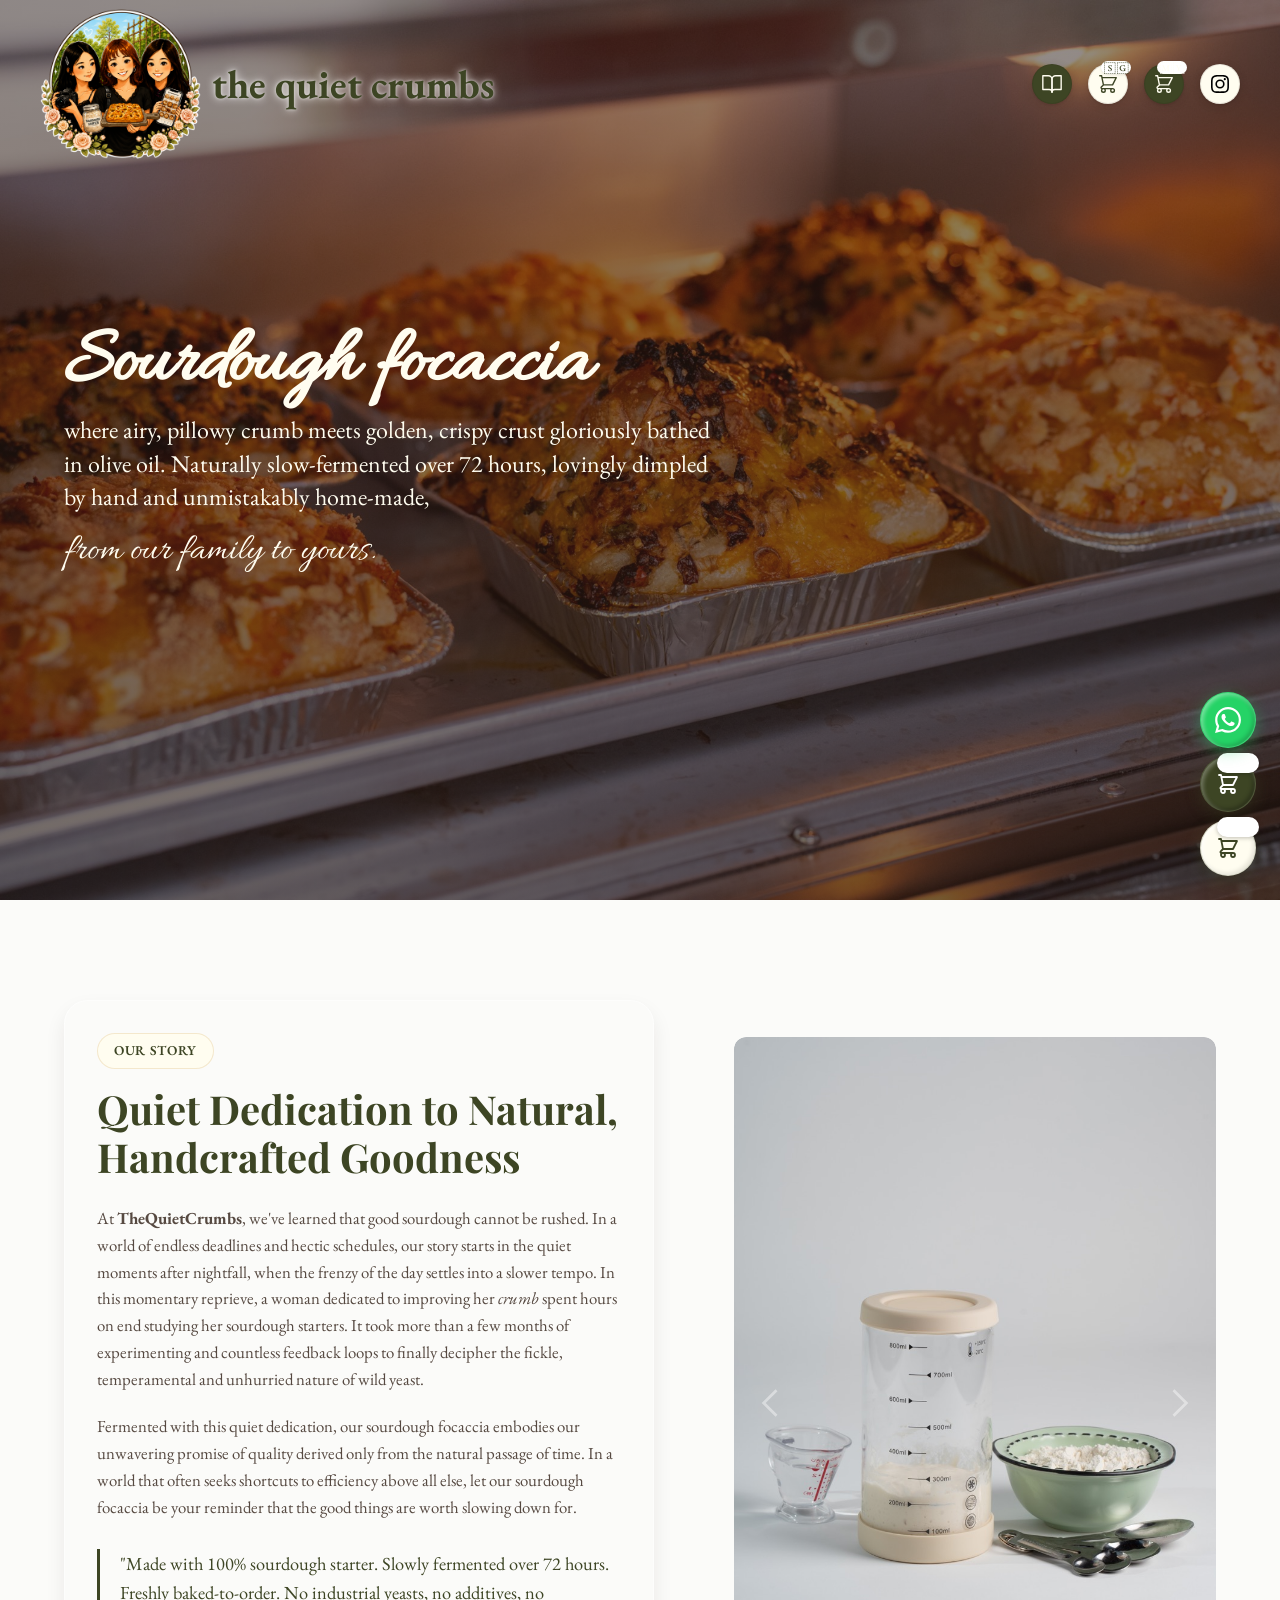
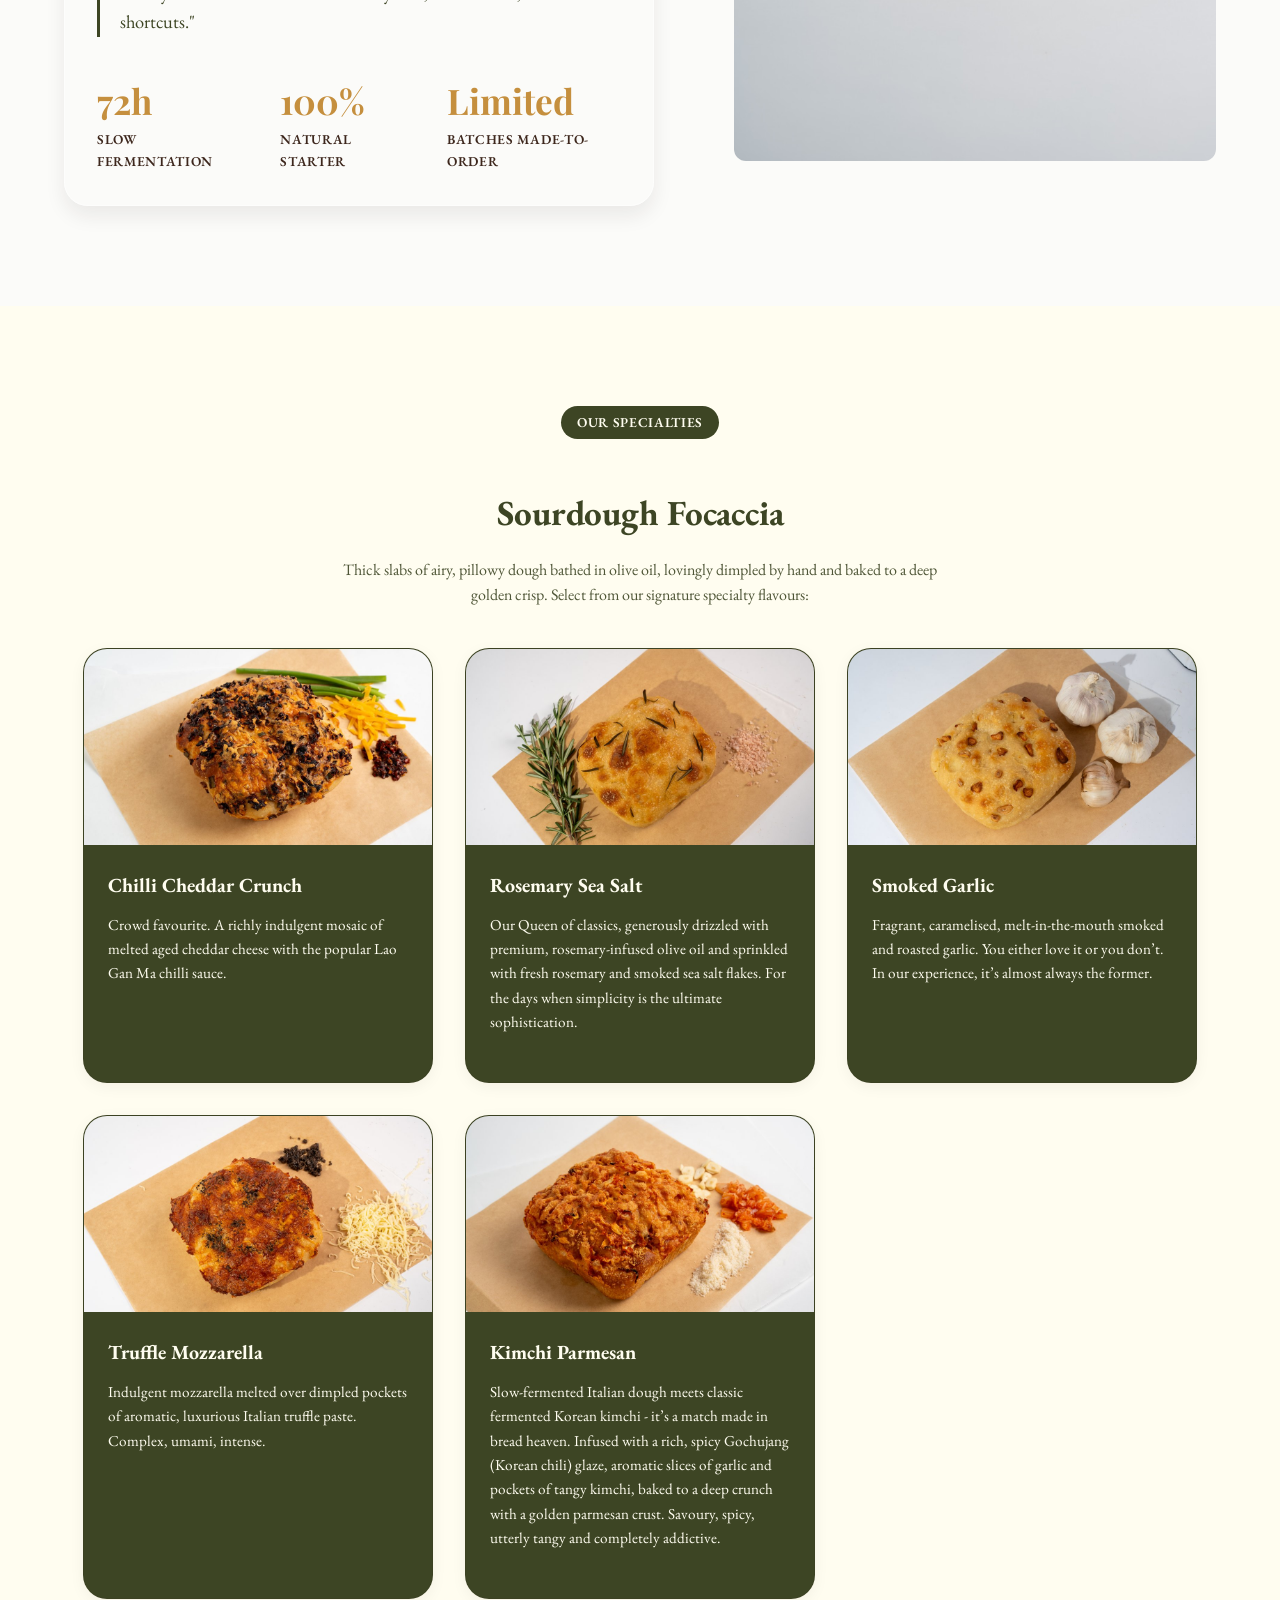
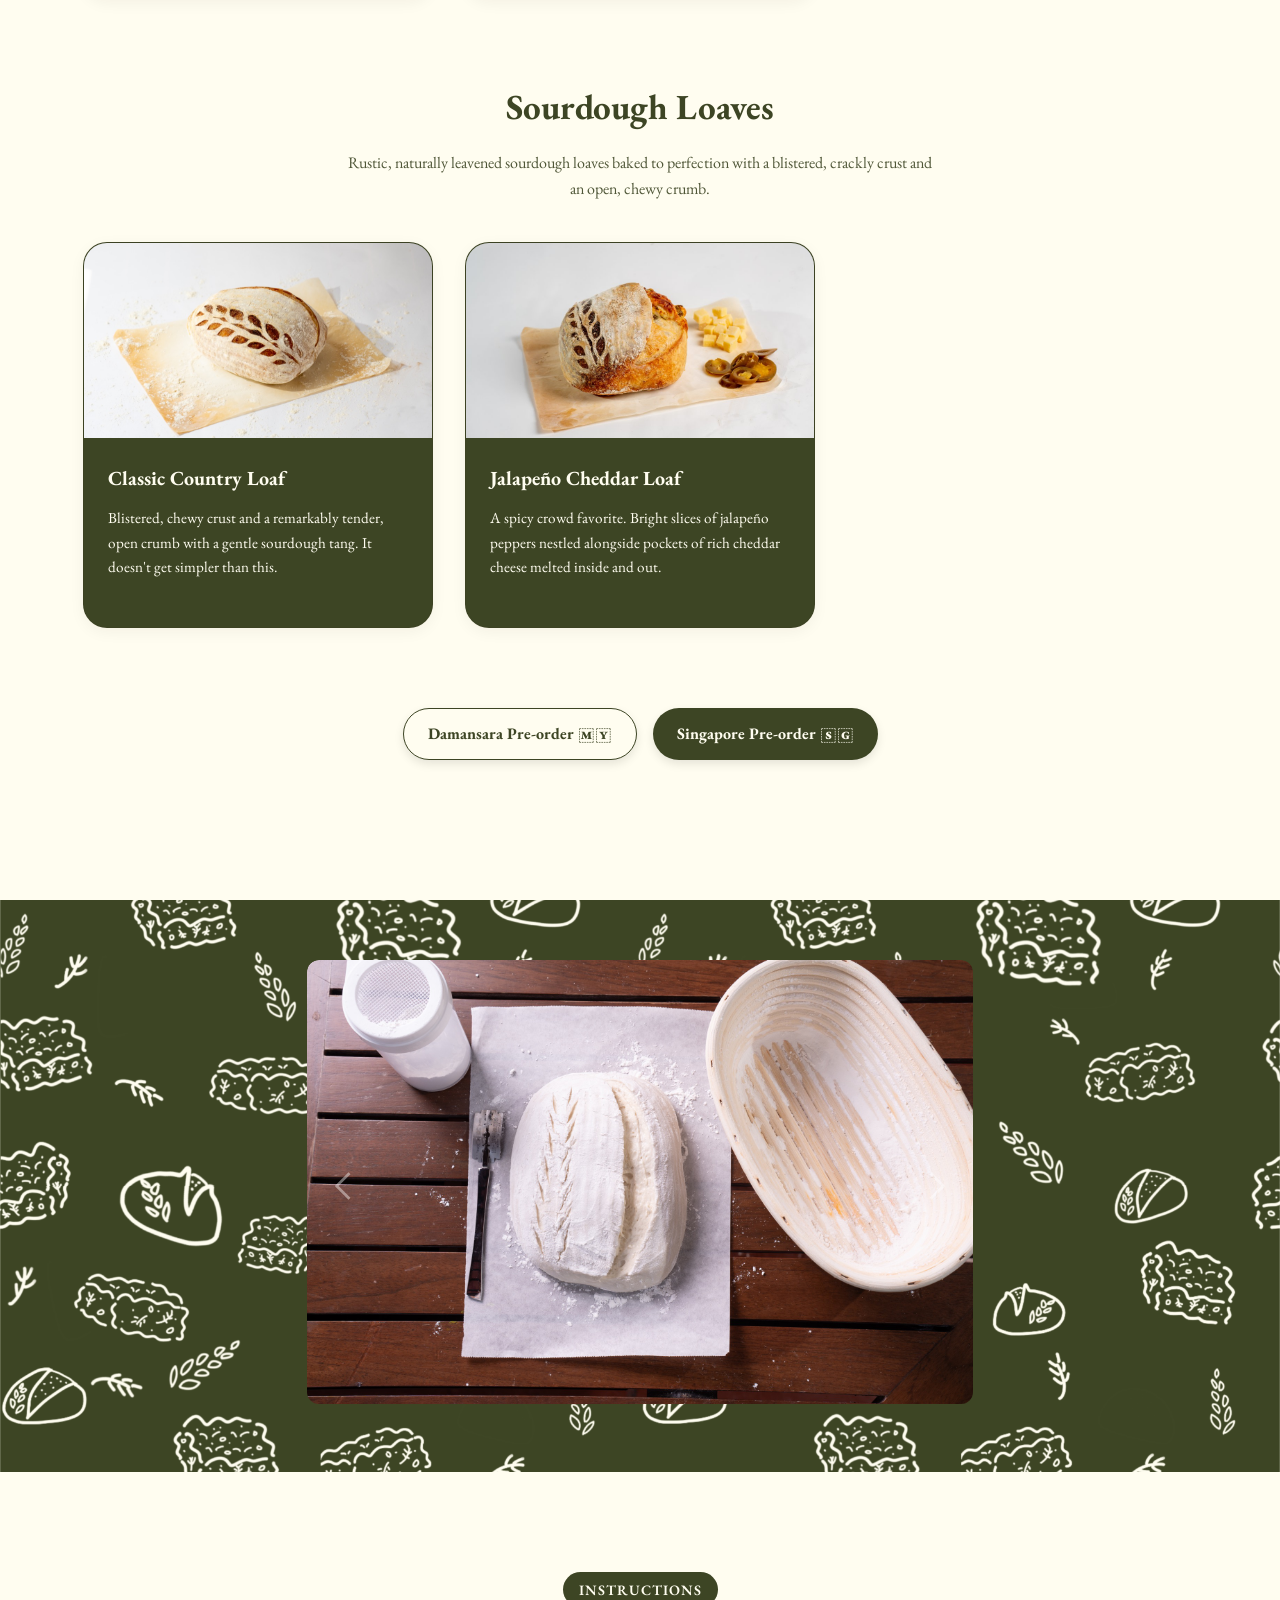
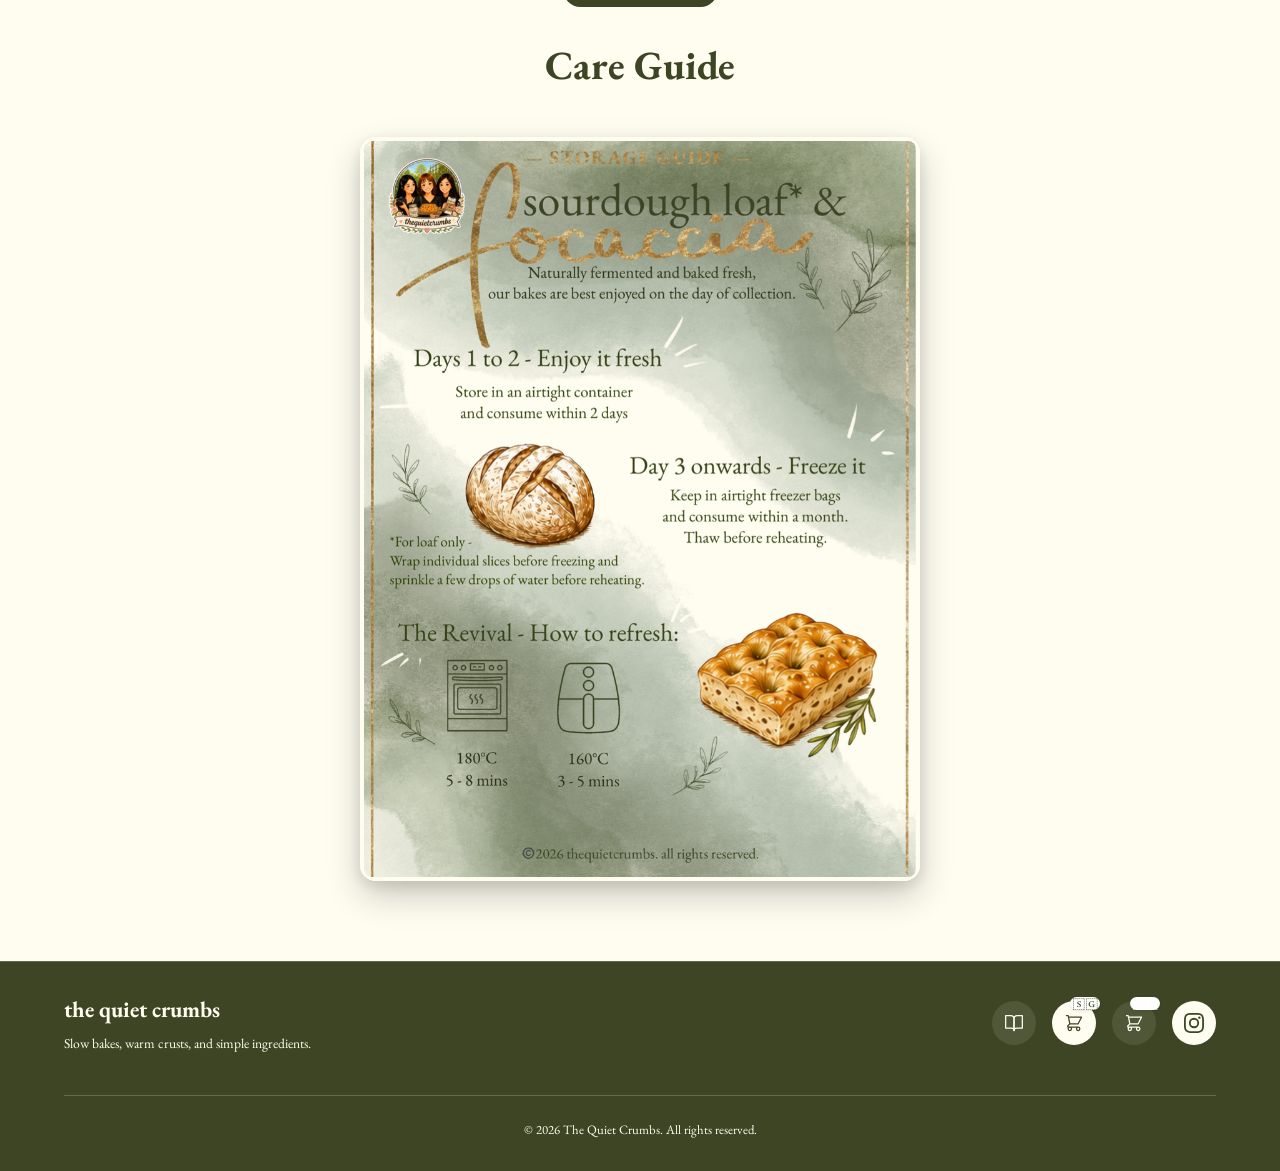
<file: focaccia/index.html>
<!DOCTYPE html>
<html lang="en">
<head>
  <meta charset="UTF-8">
  <meta http-equiv="refresh" content="0; url=/#section-focaccia" />
  <title>Redirecting to Focaccia...</title>
  <script>
    window.location.replace("/#section-focaccia");
  </script>
</head>
<body>
  <p>Redirecting to <a href="/#section-focaccia">Focaccia</a>...</p>
</body>
</html>
</file>
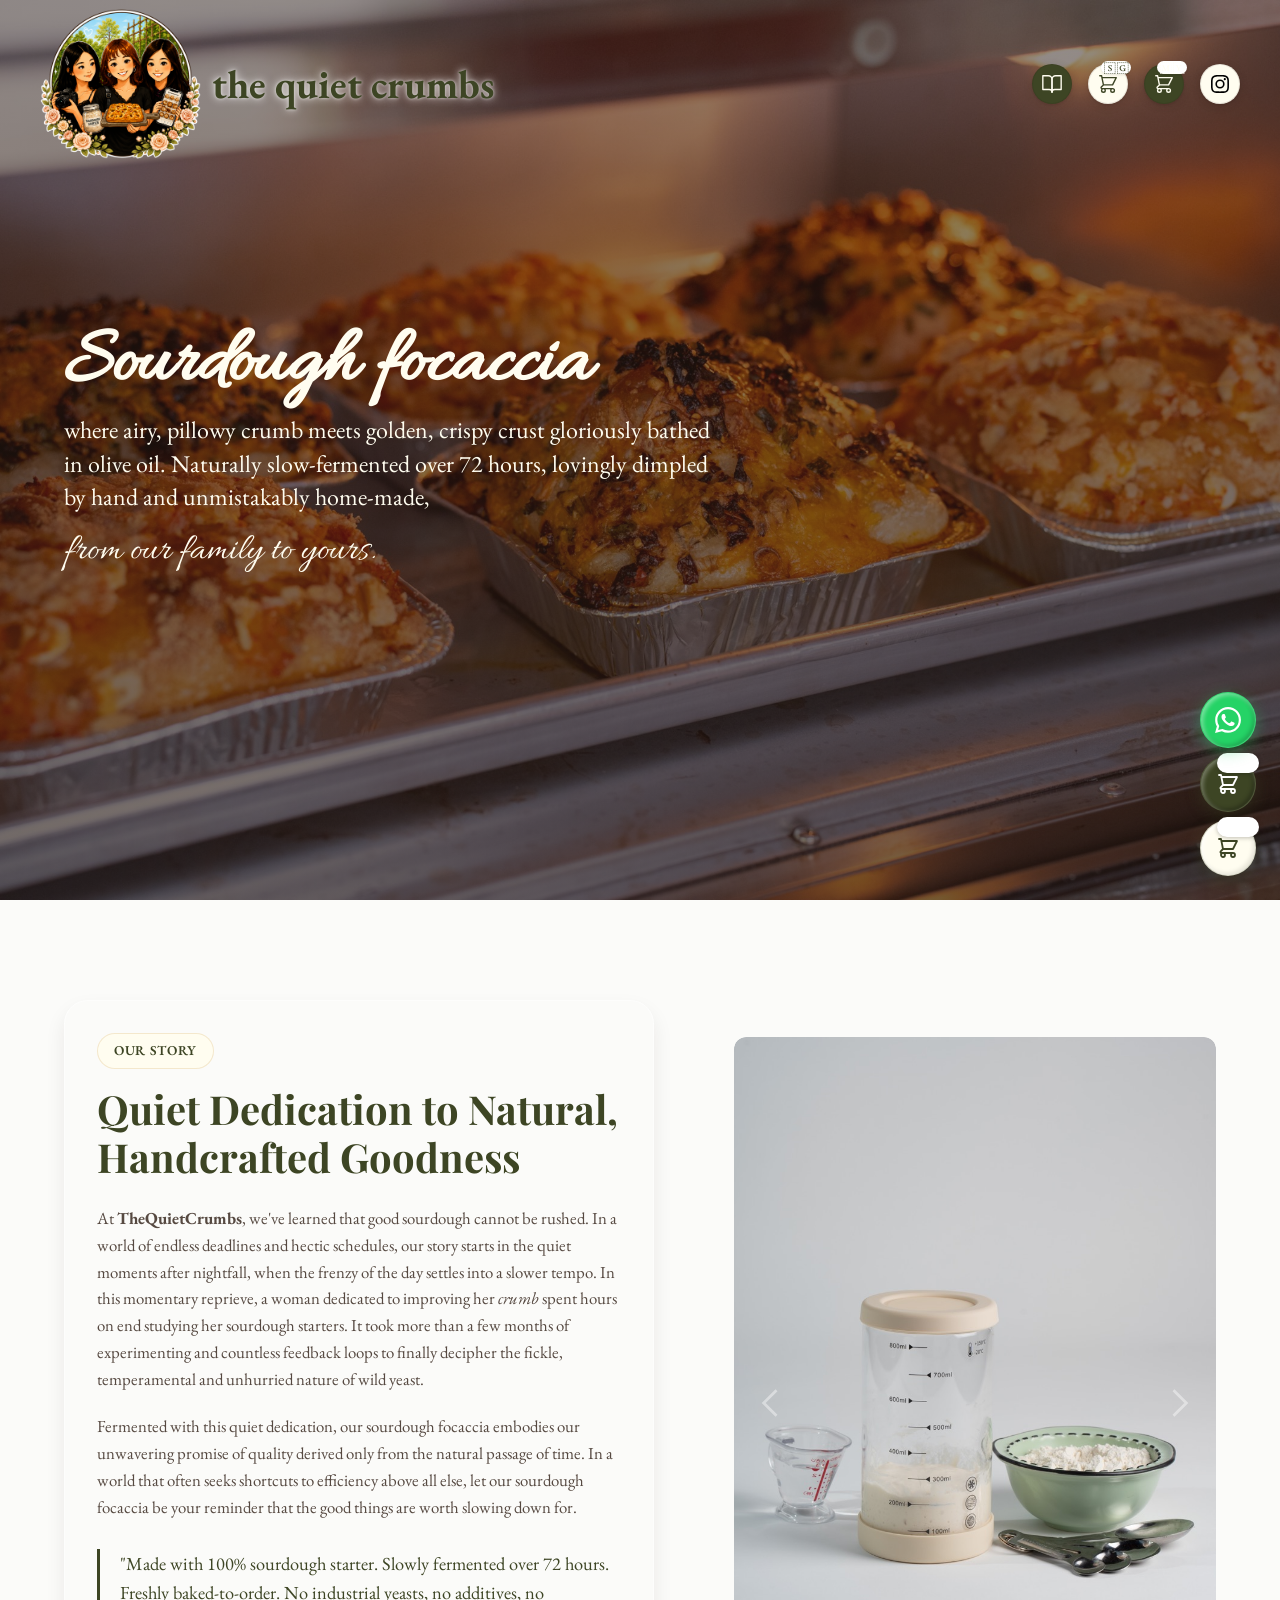
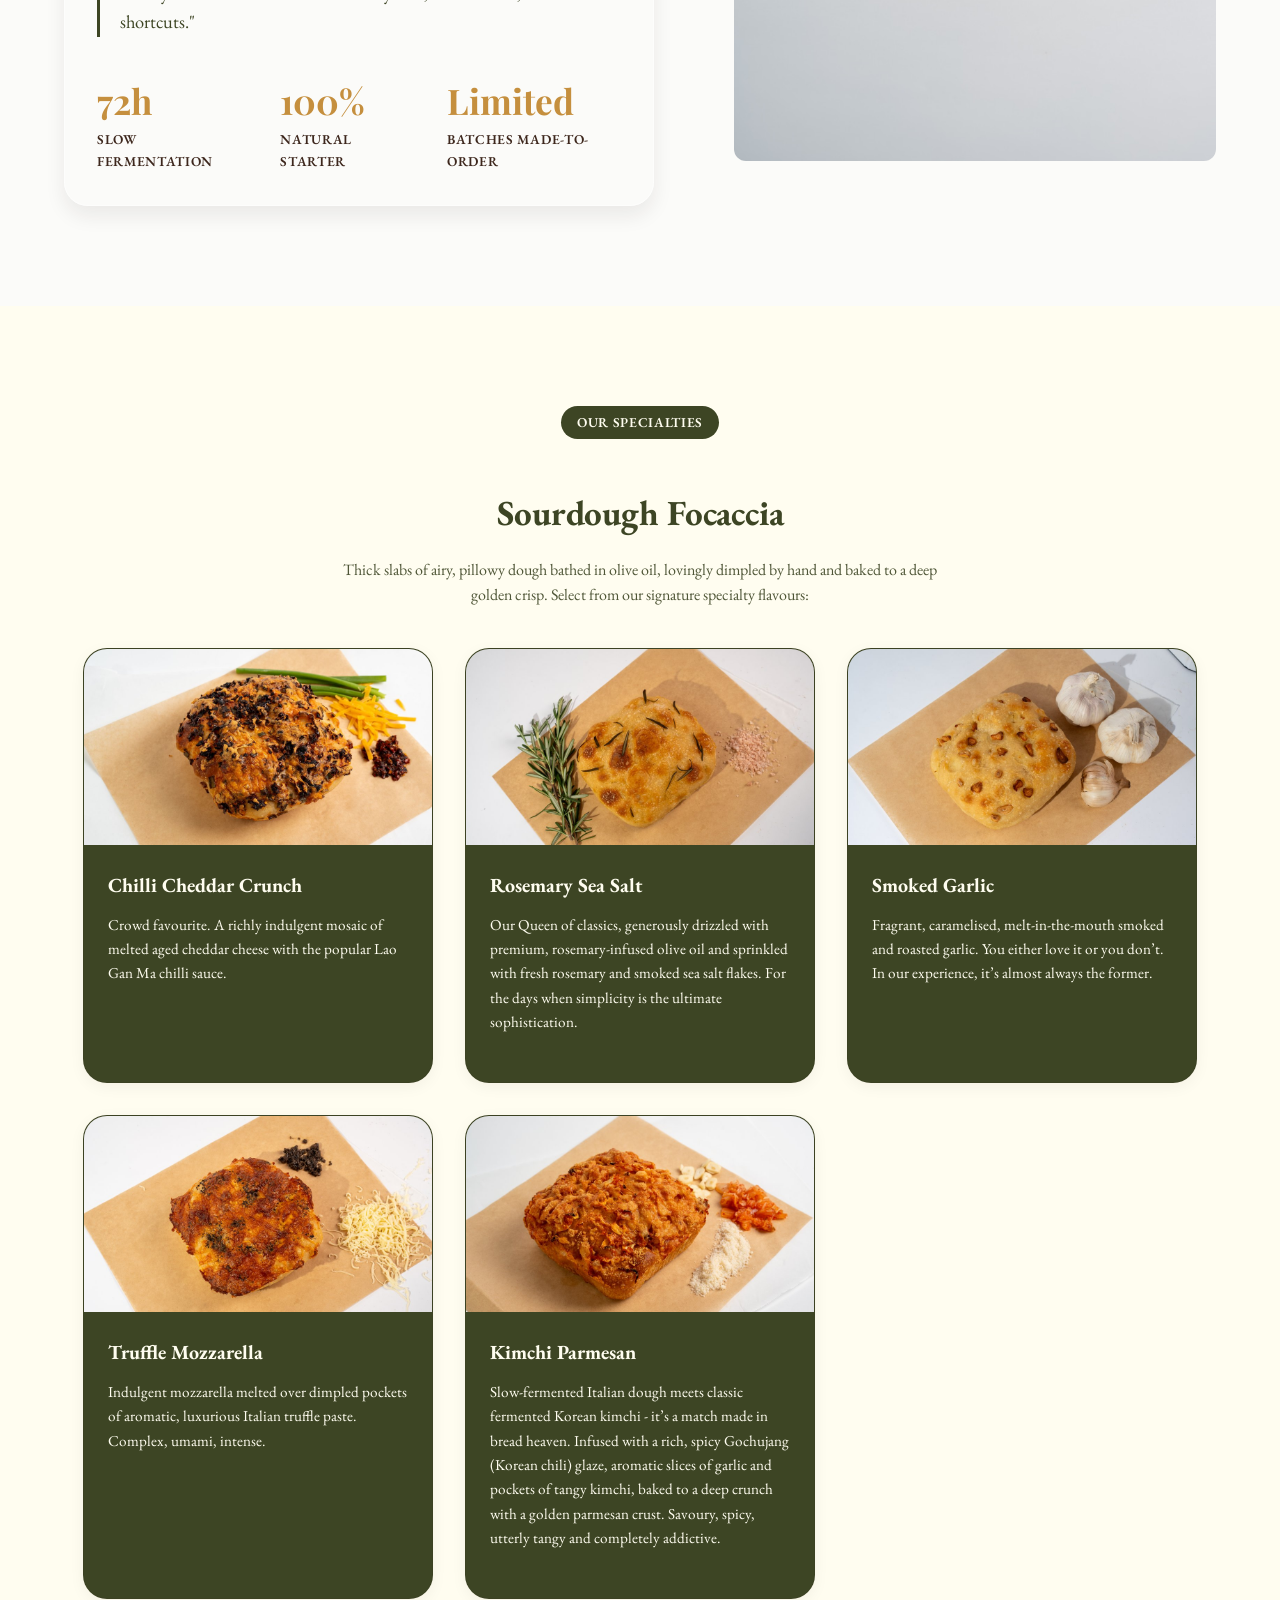
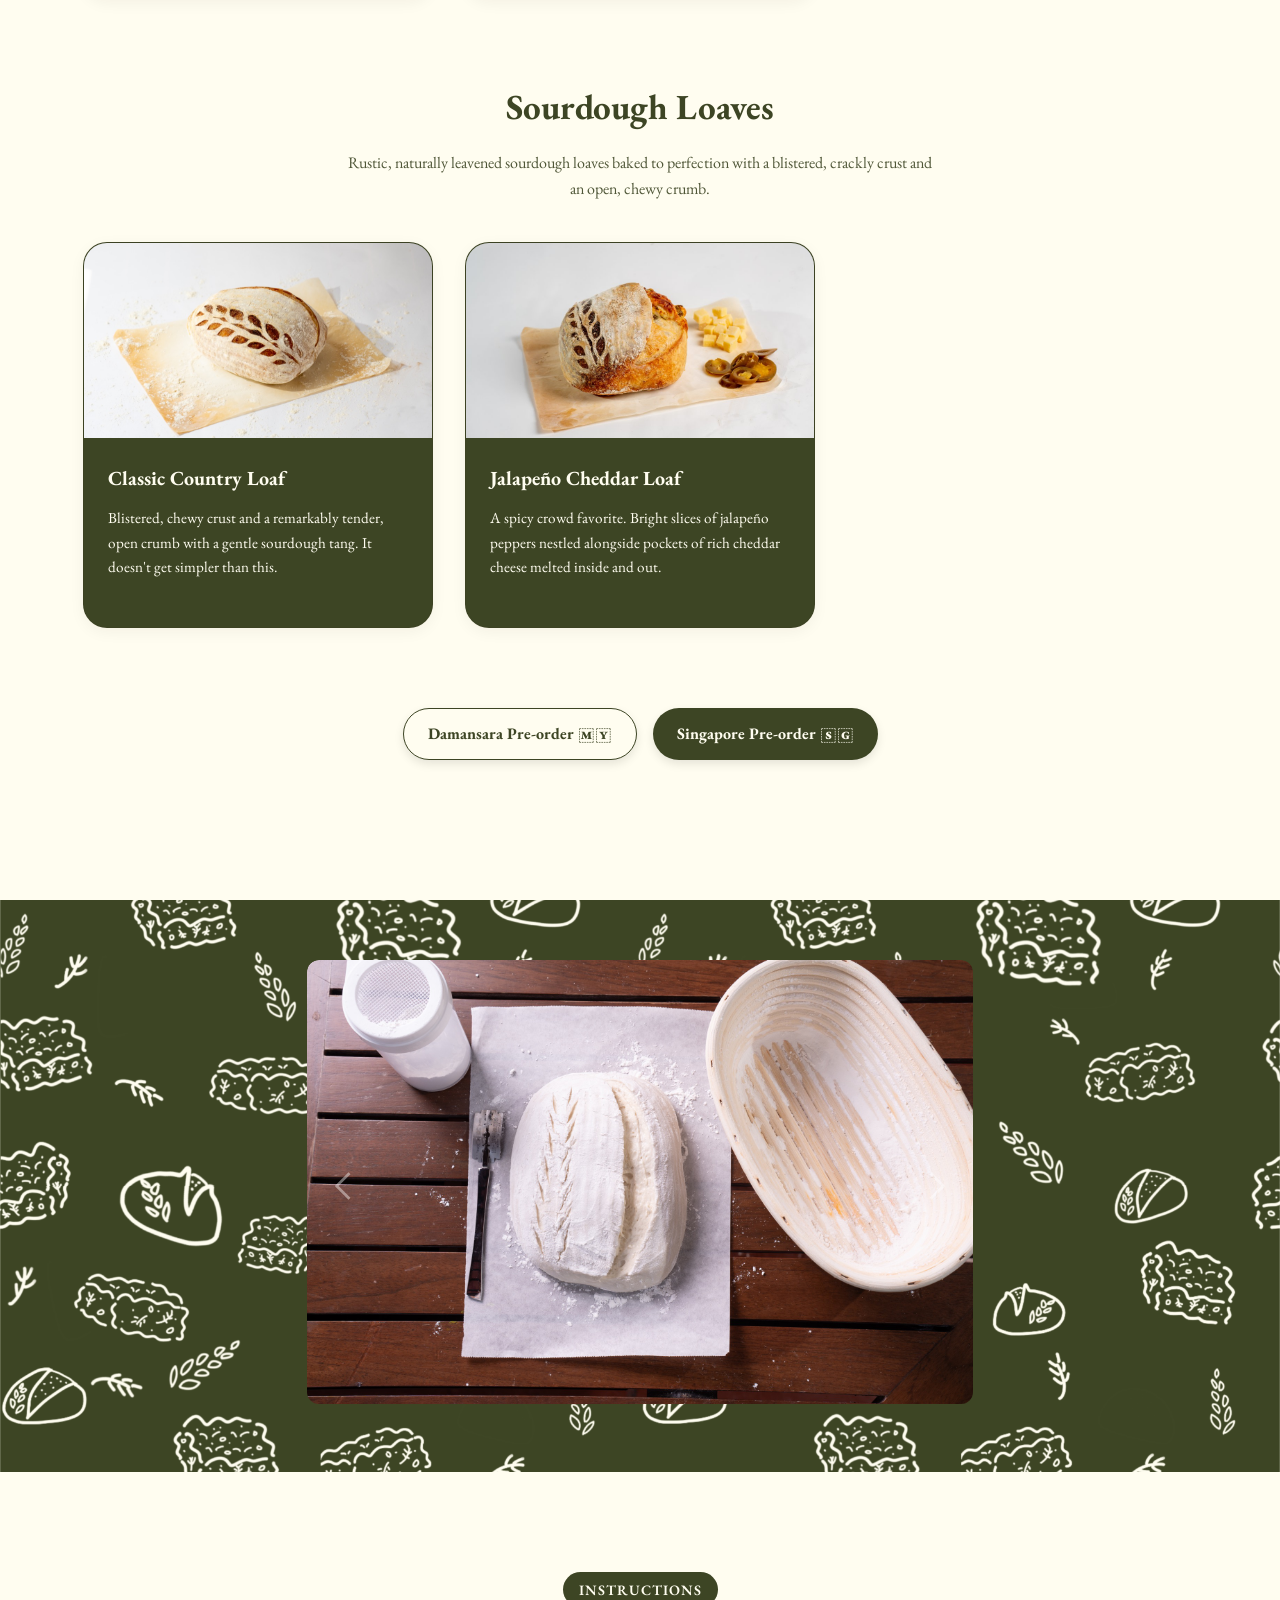
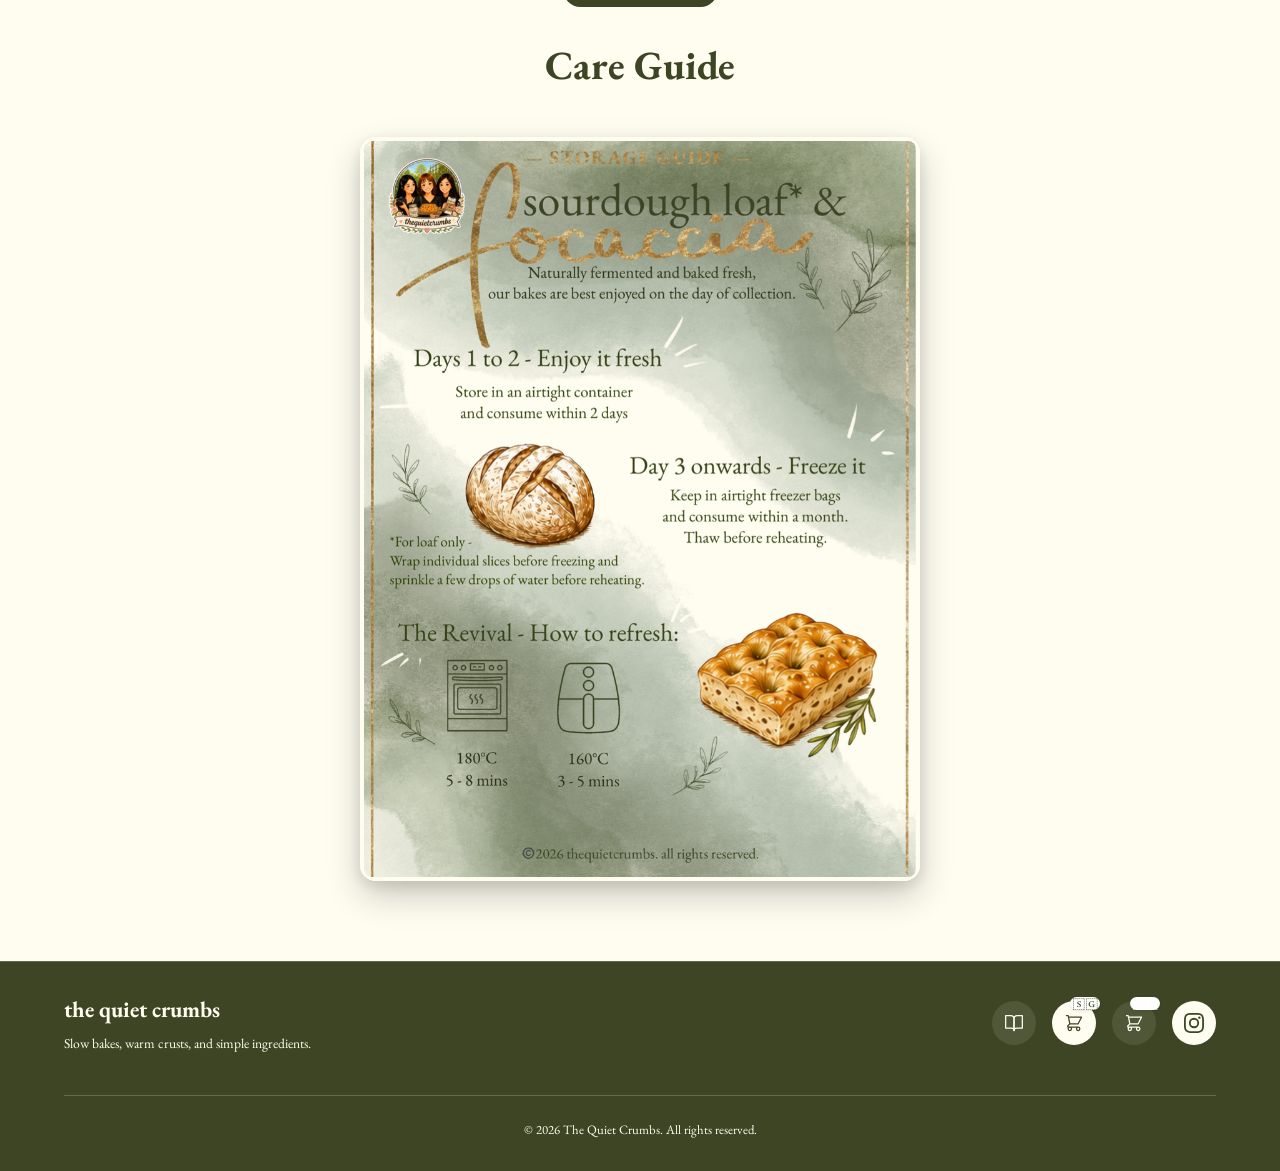
<file: loaves/index.html>
<!DOCTYPE html>
<html lang="en">
<head>
  <meta charset="UTF-8">
  <meta http-equiv="refresh" content="0; url=/#section-loaves" />
  <title>Redirecting to Loaves...</title>
  <script>
    window.location.replace("/#section-loaves");
  </script>
</head>
<body>
  <p>Redirecting to <a href="/#section-loaves">Loaves</a>...</p>
</body>
</html>
</file>
<file: css/styles.css>
/* ----------------------------------------------------
       DESIGN SYSTEM & CSS VARIABLES
       ---------------------------------------------------- */
    :root {
      /* Palette */
      --color-main-1: #3d4524; /* Dark Green */
      --color-main-2: #fffdf0; /* Light Cream */
      --color-sub-1: #8a9a86;  /* Sage Green */
      --color-sub-3: #f4f0e6;  /* Alabaster */
      --color-gold: #c58f3e;
      --color-gold-hover: #b07c30;
      --color-gold-light: #fdf6eb;
      --color-brown-dark: #1b100c;
      --color-brown-medium: #3d271d;
      --color-cinnamon: #8d6e63;
      --color-cream: #fbfbf9;
      --color-cream-dark: #f6efe2;
      --color-text: #1f1612;
      --color-text-muted: #564941;
      --color-white: #ffffff;
      --color-whatsapp: #25d366;
      --color-whatsapp-hover: #20ba5a;

      /* Typography */
      --font-allura: 'Allura', cursive;
      --font-garamond: 'EB Garamond', serif;
      --font-serif: 'Playfair Display', Georgia, serif;
      --font-sans: 'Plus Jakarta Sans', system-ui, -apple-system, sans-serif;

      /* Layout & Shadows */
      --radius-sm: 8px;
      --radius-md: 16px;
      --radius-lg: 24px;
      --radius-full: 9999px;
      --shadow-sm: 0 4px 6px rgba(42, 27, 20, 0.04);
      --shadow-md: 0 10px 20px rgba(42, 27, 20, 0.08);
      --shadow-lg: 0 20px 40px rgba(42, 27, 20, 0.12);
      --glass-bg: rgba(255, 255, 255, 0.75);
      --glass-border: rgba(255, 255, 255, 0.4);
      --glass-shadow: 0 8px 32px 0 rgba(42, 27, 20, 0.1);

      /* Transitions */
      --transition-fast: 0.2s cubic-bezier(0.4, 0, 0.2, 1);
      --transition-normal: 0.4s cubic-bezier(0.4, 0, 0.2, 1);
      --transition-slow: 0.6s cubic-bezier(0.4, 0, 0.2, 1);
    }

    /* ----------------------------------------------------
       BASE STYLES
       ---------------------------------------------------- */
    * {
      box-sizing: border-box;
      margin: 0;
      padding: 0;
    }

    html {
      scroll-behavior: smooth;
      scroll-padding-top: 100px;
      font-size: 16px;
      -webkit-font-smoothing: antialiased;
      -moz-osx-font-smoothing: grayscale;
      overflow-x: hidden;
      max-width: 100vw;
    }

    @media (max-width: 768px) {
      html {
        font-size: 18.5px; /* Increases all rem-based typography globally on mobile */
      }
    }

    body {
      font-family: var(--font-garamond);
      background-color: var(--color-cream);
      color: var(--color-text);
      line-height: 1.6;
      overflow-x: hidden;
      position: relative;
    }

    body::before {
      content: "";
      position: fixed;
      top: 0;
      left: 0;
      width: 100vw;
      height: 100vh;
      background-image: url('../assets/TQC_Pattern_v2.0_Dark.png');
      background-repeat: no-repeat;
      background-size: cover;
      background-position: center;
      z-index: -1;
    }

    h1,
    h2,
    h3,
    h4 {
      font-family: var(--font-serif);
      color: var(--color-brown-dark);
      font-weight: 700;
    }

    p {
      font-weight: 400;
    }

    a {
      text-decoration: none;
      color: inherit;
      transition: var(--transition-fast);
    }

    input,
    button,
    textarea {
      font-family: inherit;
      outline: none;
    }

    .container {
      width: 100%;
      max-width: 1200px;
      margin: 0 auto;
      padding: 0 24px;
    }

    /* Section Utilities */
    section {
      padding: 100px 0;
      position: relative;
    }

    @media (max-width: 768px) {
      section {
        padding: 60px 0;
      }
    }

    .text-center {
      text-align: center;
    }

    .badge {
      display: inline-block;
      padding: 6px 16px;
      background-color: var(--color-gold-light);
      color: var(--color-gold);
      border-radius: var(--radius-full);
      font-size: 0.85rem;
      font-weight: 600;
      text-transform: uppercase;
      letter-spacing: 0.05em;
      margin-bottom: 16px;
      border: 1px solid rgba(197, 143, 62, 0.2);
    }

    /* ----------------------------------------------------
       HEADER / NAVIGATION
       ---------------------------------------------------- */
    /* Announcement Bar styling */
    .announcement-bar {
      background: #3D4524;
      color: #FFFDF0;
      text-align: center;
      padding: 10px 24px;
      font-size: 1.05rem;
      /* Increased size of banner text */
      font-weight: 700;
      letter-spacing: 0.1em;
      text-transform: uppercase;
      box-shadow: 0 2px 10px rgba(42, 27, 20, 0.15);
      transition: max-height var(--transition-normal), padding var(--transition-normal), opacity var(--transition-normal);
      overflow: hidden;
      max-height: 150px;
      /* Increased to accommodate wrapped text on mobile */
      opacity: 1;
      position: relative;
    }

    .announcement-bar::after {
      content: '';
      position: absolute;
      top: 0;
      left: -50%;
      width: 20%;
      height: 100%;
      background: linear-gradient(90deg, rgba(255, 255, 255, 0) 0%, rgba(255, 255, 255, 0.35) 50%, rgba(255, 255, 255, 0) 100%);
      transform: skewX(-30deg);
      animation: shineBar 5s infinite ease-in-out;
    }

    @keyframes shineBar {
      0% {
        left: -50%;
      }

      30%,
      100% {
        left: 150%;
      }
    }

    header.scrolled .announcement-bar {
      max-height: 0;
      padding-top: 0;
      padding-bottom: 0;
      opacity: 0;
    }

    header {
      position: fixed;
      top: 0;
      left: 0;
      width: 100%;
      z-index: 1000;
      transition: var(--transition-normal);
    }

    header.scrolled {
      background-image: linear-gradient(rgba(251, 251, 249, 0.92), rgba(251, 251, 249, 0.92)), url('../assets/TQC_Pattern_v2.0_Dark.png');
      background-repeat: repeat;
      backdrop-filter: blur(12px);
      -webkit-backdrop-filter: blur(12px);
      border-bottom: 1px solid var(--glass-border);
      box-shadow: var(--shadow-sm);
    }

    .nav-wrapper {
      display: flex;
      justify-content: space-between;
      align-items: center;
      padding: 8px 0;
      /* Increased header padding */
      transition: var(--transition-normal);
    }

    header.scrolled .nav-wrapper {
      padding: 4px 0;
      /* Increased scrolled padding */
    }

    .logo {
      display: flex;
      align-items: center;
      gap: 10px;
      font-family: var(--font-garamond);
      font-size: 2.5rem;
      /* Increased size of logo text */
      font-weight: 700;
      color: var(--color-brown-dark);
    }

    .logo span {
      margin-left: 1px;
      /* Negative margin to pull brand text closer, overlapping PNG whitespace */
      text-shadow: 0 0 8px rgba(255, 255, 255, 0.9), 0 0 3px rgba(255, 255, 255, 0.6);
      transition: text-shadow var(--transition-normal);
    }

    .logo img {
      height: 150px;
      width: auto;
      object-fit: contain;
      transition: var(--transition-normal);
      margin-top: 1px;
      margin-bottom: 1px;
    }

    header.scrolled .logo img {
      height: 100px;
      margin-top: 1px;
      margin-bottom: 1px;
    }

    header.scrolled .logo span {
      text-shadow: none;
      /* Remove glow on scrolled light background */
    }

    @media (max-width: 768px) {
      .announcement-bar {
        font-size: 0.8rem;
        padding: 8px 16px;
      }
      .logo {
        font-size: 1.5rem;
        gap: 6px;
      }
      .logo img {
        height: 64px;
      }
      header.scrolled .logo img {
        height: 48px;
      }
    }

    .nav-social {
      display: flex;
      align-items: center;
      gap: 16px;
    }

    .btn-instagram-nav, .btn-care-nav {
      display: flex;
      align-items: center;
      justify-content: center;
      width: 40px;
      height: 40px;
      border-radius: var(--radius-full);
      background: var(--color-white);
      box-shadow: 0 2px 8px rgba(42, 27, 20, 0.18), 0 1px 3px rgba(42, 27, 20, 0.12);
      border: 1px solid rgba(42, 27, 20, 0.1);
      transition: var(--transition-fast);
    }

    .btn-instagram-nav:hover, .btn-care-nav:hover {
      transform: translateY(-2px);
      box-shadow: 0 6px 16px rgba(42, 27, 20, 0.22), 0 2px 6px rgba(42, 27, 20, 0.14);
      background: var(--color-gold-light);
      border-color: rgba(197, 143, 62, 0.3);
    }

    .btn-instagram-nav svg { width: 20px; height: 20px; fill: inherit; transition: var(--transition-fast); }

    .btn-care-nav svg { width: 20px; height: 20px; color: inherit; transition: var(--transition-fast); }

    .btn-instagram-nav:hover svg {
      fill: var(--color-gold);
    }

    .btn-care-nav:hover svg {
      color: var(--color-gold);
    }

    /* ----------------------------------------------------
       HERO SECTION
       ---------------------------------------------------- */
    .hero {
      height: 100vh;
      min-height: 700px;
      display: flex;
      align-items: center;
      background-image: linear-gradient(rgba(42, 27, 20, 0.5), rgba(42, 27, 20, 0.65)), url('../assets/hero-1-opt.jpg');
      background-size: cover;
      background-position: center;
      background-attachment: fixed;
      color: var(--color-white);
      padding: 0;
    }

    @media (max-width: 1024px) {
      .hero {
        background-attachment: scroll;
        /* Disabled on mobile/tablets for performance */
      }
    }

    .hero-content {
      max-width: 650px;
      animation: fadeInUp 1s ease-out;
    }

    .hero h1 {
      font-size: 3.5rem;
      color: var(--color-white);
      line-height: 1.2;
      margin-bottom: 24px;
    }

    .hero p {
      font-size: 1.2rem;
      color: rgba(255, 255, 255, 0.9);
      margin-bottom: 36px;
      font-weight: 300;
    }

    .hero-intro {
      font-family: var(--font-allura);
      font-size: clamp(64px, 12vw, 80px);
      font-weight: bold;
      display: block; /* Starts the next text on a new line */
      line-height: 1.2;
    }

    .hero-desc {
      font-family: var(--font-garamond);
      font-size: clamp(20px, 4vw, 24px);
      line-height: 1.4;
    }

    .hero-outro {
      font-family: var(--font-allura);
      font-size: clamp(32px, 6vw, 38px);
      display: block; /* Starts the text on a new line */
      margin-top: 8px; /* Add a little breathing room since it's on a new line */
    }

    .hero-cta {
      display: inline-flex;
      align-items: center;
      gap: 12px;
      padding: 16px 36px;
      background-color: var(--color-cream);
      color: var(--color-brown-dark);
      font-weight: 600;
      border-radius: var(--radius-full);
      box-shadow: 0 4px 15px rgba(197, 143, 62, 0.4);
      transition: var(--transition-normal);
      font-size: 1.05rem;
    }

    .hero-cta:hover {
      background-color: var(--color-white);
      transform: translateY(-3px);
      box-shadow: 0 6px 20px rgba(197, 143, 62, 0.6);
    }

    .hero-cta svg {
      width: 20px;
      height: 20px;
      fill: currentColor;
      transition: var(--transition-fast);
    }

    .hero-cta:hover svg {
      transform: translateY(3px);
    }

    /* ----------------------------------------------------
       ABOUT SECTION
       ---------------------------------------------------- */
    .about {
      background-color: transparent;
    }

    .about-grid {
      display: grid;
      grid-template-columns: 1.1fr 0.9fr;
      gap: 80px;
      align-items: center;
    }

    @media (max-width: 992px) {
      .about-grid {
        grid-template-columns: 1fr;
        gap: 48px;
      }
    }

    @media (max-width: 768px) {
      .about-text {
        text-align: center;
      }
      .about-stats {
        justify-content: center;
        flex-wrap: wrap;
        gap: 24px;
      }
    }

    .about-text {
      background: rgba(251, 251, 249, 0.9);
      padding: 32px;
      border-radius: var(--radius-lg);
      backdrop-filter: blur(8px);
      box-shadow: var(--shadow-md);
      border: 1px solid rgba(255, 255, 255, 0.4);
    }

    .about-text h2 {
      font-size: 2.5rem;
      margin-bottom: 24px;
      line-height: 1.2;
    }

    .about-text p {
      font-size: 1.05rem;
      color: var(--color-text-muted);
      margin-bottom: 20px;
    }

    .about-highlight {
      font-family: var(--font-serif);
      font-style: italic;
      font-size: 1.2rem;
      color: #3D4524;
      border-left: 3px solid #3D4524;
      padding-left: 20px;
      margin: 28px 0;
    }

    .about-stats {
      display: flex;
      gap: 40px;
      margin-top: 36px;
    }

    .stat-item {
      display: flex;
      flex-direction: column;
    }

    .stat-number {
      font-family: var(--font-serif);
      font-size: 2.2rem;
      font-weight: 700;
      color: var(--color-gold);
    }

    .stat-label {
      font-size: 0.85rem;
      font-weight: 600;
      color: var(--color-brown-medium);
      text-transform: uppercase;
      letter-spacing: 0.05em;
    }

    .about-image-wrapper {
      position: relative;
      border-radius: var(--radius-lg);
      overflow: hidden;
      box-shadow: var(--shadow-lg);
    }

    .about-image-wrapper::after {
      content: '';
      position: absolute;
      top: 0;
      left: 0;
      width: 100%;
      height: 100%;
      background: linear-gradient(135deg, rgba(197, 143, 62, 0.1), rgba(42, 27, 20, 0.15));
    }

    .about-image {
      width: 100%;
      display: block;
      transition: var(--transition-slow);
    }

    .about-image-wrapper:hover .about-image {
      transform: scale(1.05);
    }

    /* ----------------------------------------------------
       PRODUCTS SECTION (TABBED)
       ---------------------------------------------------- */
    .products {
      background-color: var(--color-main-2);
      color: var(--color-main-1);
    }

    .products-tabs {
      display: flex;
      justify-content: center;
      flex-wrap: wrap;
      gap: 12px;
      margin-bottom: 48px;
    }

    .tab-btn {
      padding: 12px 24px;
      background-color: transparent;
      border: 1.5px solid var(--color-main-1);
      color: var(--color-main-1);
      border-radius: var(--radius-full);
      font-family: var(--font-sans);
      font-size: 1rem;
      font-weight: 600;
      cursor: pointer;
      transition: var(--transition-normal);
    }

    .tab-btn:hover {
      background-color: rgba(61, 69, 36, 0.08); /* slight main-1 tint */
      transform: translateY(-2px);
    }

    .tab-btn.active {
      background-color: var(--color-main-1);
      color: var(--color-main-2);
      box-shadow: 0 4px 12px rgba(61, 69, 36, 0.25);
    }

    .tab-content {
      display: none;
      animation: fadeInTab 0.5s ease-out forwards;
    }

    .tab-content.active {
      display: block;
    }

    @keyframes fadeInTab {
      from { opacity: 0; transform: translateY(10px); }
      to { opacity: 1; transform: translateY(0); }
    }

    /* Care Guide Layout */
    .care-guide-wrapper {
      background-color: var(--color-cream-dark);
      border-radius: var(--radius-lg);
      padding: 48px;
      box-shadow: inset 0 2px 10px rgba(42, 27, 20, 0.02);
      border: 1px solid rgba(42, 27, 20, 0.05);
      color: var(--color-text);
      max-width: 900px;
      margin: 0 auto;
    }

    .care-guide-intro {
      text-align: center;
      margin-bottom: 40px;
    }
    
    .care-guide-intro h3 {
      font-size: 2.2rem;
      color: var(--color-main-1);
      margin-bottom: 12px;
      font-family: var(--font-garamond);
    }

    .care-guide-intro p {
      font-size: 1.15rem;
      font-style: italic;
      color: var(--color-text-muted);
      max-width: 600px;
      margin: 0 auto;
    }

    .care-timeline {
      display: grid;
      grid-template-columns: 1fr 1fr;
      gap: 32px;
      margin-bottom: 48px;
    }

    @media (max-width: 768px) {
      .care-timeline {
        grid-template-columns: 1fr;
      }
      .care-guide-wrapper {
        padding: 32px 24px;
      }
    }

    .care-step {
      background: var(--color-white);
      padding: 32px;
      border-radius: var(--radius-md);
      box-shadow: var(--shadow-sm);
      text-align: center;
      display: flex;
      flex-direction: column;
      align-items: center;
      border: 1px solid rgba(42, 27, 20, 0.03);
    }

    .care-step-icon {
      margin-bottom: 16px;
      color: var(--color-sub-1);
      animation: float-cute 3s ease-in-out infinite;
    }

    .care-step-icon svg {
      width: 48px;
      height: 48px;
      fill: none;
      stroke: currentColor;
      stroke-width: 1.5;
      stroke-linecap: round;
      stroke-linejoin: round;
    }

    .care-step h4 {
      font-size: 1.4rem;
      color: var(--color-main-1);
      margin-bottom: 12px;
      font-family: var(--font-garamond);
    }

    .care-step p {
      font-size: 1.05rem;
      color: var(--color-text-muted);
    }

    .care-revival {
      background: var(--color-white);
      padding: 40px;
      border-radius: var(--radius-md);
      box-shadow: var(--shadow-sm);
      border: 1px solid rgba(42, 27, 20, 0.03);
      text-align: center;
      margin-bottom: 32px;
    }

    .care-revival h4 {
      font-size: 1.6rem;
      color: var(--color-main-1);
      margin-bottom: 24px;
      font-family: var(--font-garamond);
    }

    .revival-methods {
      display: flex;
      justify-content: center;
      gap: 80px;
      flex-wrap: wrap;
    }

    .revival-method {
      display: flex;
      flex-direction: column;
      align-items: center;
    }

    .revival-method svg {
      width: 56px;
      height: 56px;
      margin-bottom: 12px;
      stroke: var(--color-gold);
      fill: none;
      stroke-width: 1.5;
      stroke-linecap: round;
      stroke-linejoin: round;
    }
    
    .revival-method span.method-name {
      font-weight: 600;
      color: var(--color-text);
      font-size: 1.1rem;
      margin-bottom: 4px;
      font-family: var(--font-sans);
    }
    
    .revival-method span.method-temp {
      font-size: 1.05rem;
      color: var(--color-text-muted);
    }

    @keyframes float-cute {
      0% { transform: translateY(0px) rotate(0deg); }
      50% { transform: translateY(-8px) rotate(3deg); }
      100% { transform: translateY(0px) rotate(0deg); }
    }

    @keyframes pulse-cute {
      0% { transform: scale(1); }
      50% { transform: scale(1.1) rotate(-3deg); }
      100% { transform: scale(1); }
    }

    .anim-lid {
      animation: lid-close 3s ease-in-out infinite;
    }

    .anim-snowflake {
      transform-origin: center;
      animation: snowflake-bristle 3s ease-in-out infinite;
    }

    @keyframes lid-close {
      0%, 100% { transform: translateY(-4px); }
      20%, 80% { transform: translateY(0); }
    }

    @keyframes snowflake-bristle {
      0%, 20%, 100% { transform: scale(1) rotate(0deg); }
      30%, 50%, 70%, 90% { transform: scale(1.15) rotate(10deg); }
      40%, 60%, 80% { transform: scale(1.15) rotate(-10deg); }
    }

    .care-note {
      background: rgba(197, 143, 62, 0.05);
      border-left: 4px solid var(--color-gold);
      padding: 16px 24px;
      border-radius: 0 var(--radius-sm) var(--radius-sm) 0;
      font-size: 0.95rem;
      color: var(--color-brown-medium);
      font-style: italic;
    }

    .products-header {
      max-width: 600px;
      margin: 0 auto 60px;
    }

    .products {
      background-color: var(--color-main-2);
      color: var(--color-main-1);
    }

    .products-header h2 {
      font-size: 2.5rem;
      margin-bottom: 16px;
      color: var(--color-main-1);
      font-family: var(--font-garamond);
    }

    .products-header p {
      color: var(--color-main-1);
      font-size: 1.1rem;
      font-family: var(--font-garamond);
    }

    .products-grid {
      display: grid;
      grid-template-columns: repeat(3, minmax(300px, 350px));
      justify-content: center;
      gap: 32px;
    }

    @media (max-width: 992px) {
      .products-grid {
        grid-template-columns: repeat(2, 1fr);
      }
    }

    @media (max-width: 600px) {
      .products-grid {
        grid-template-columns: 1fr;
      }
    }

    .product-card {
      background-color: var(--color-main-1);
      border-radius: var(--radius-md);
      overflow: hidden;
      box-shadow: var(--shadow-sm);
      transition: var(--transition-normal);
      border: 1px solid rgba(42, 27, 20, 0.03);
      display: flex;
      flex-direction: column;
      height: 100%;
    }

    .product-card:hover {
      transform: translateY(-8px);
      box-shadow: var(--shadow-lg);
      border-color: rgba(197, 143, 62, 0.15);
    }

    .product-card-icon {
      padding: 32px 32px 16px;
      color: var(--color-main-2);
    }

    .product-card-icon svg {
      width: 44px;
      height: 44px;
      stroke: currentColor;
      stroke-width: 1.5;
      fill: none;
    }

    .product-card-body {
      padding: 0 32px 32px;
      flex-grow: 1;
      display: flex;
      flex-direction: column;
    }

    .product-card h3 {
      font-size: 1.4rem;
      margin-bottom: 12px;
      color: var(--color-main-2);
      font-family: var(--font-garamond);
    }

    .product-card p {
      color: var(--color-main-2);
      font-size: 1.05rem;
      margin-bottom: 20px;
      flex-grow: 1;
      font-family: var(--font-garamond);
    }

    .product-tag {
      align-self: flex-start;
      padding: 4px 10px;
      background-color: var(--color-cream-dark);
      color: var(--color-brown-medium);
      font-size: 0.75rem;
      font-weight: 600;
      border-radius: var(--radius-sm);
      text-transform: uppercase;
      letter-spacing: 0.05em;
    }

    /* ----------------------------------------------------
       GAME CARD (CARE GUIDE)
       ---------------------------------------------------- */
    .game-card-container {
      display: flex;
      justify-content: center;
      align-items: center;
      padding: 40px 20px;
      perspective: 1000px;
    }

    .game-card {
      width: 100%;
      max-width: 700px;
      border-radius: 16px;
      overflow: hidden;
      box-shadow: 0 15px 35px rgba(0,0,0,0.2), 0 5px 15px rgba(0,0,0,0.1);
      transition: transform 0.4s ease, box-shadow 0.4s ease;
      position: relative;
      background-color: var(--color-main-2);
      transform-style: preserve-3d;
      animation: card-bounce-in 0.8s cubic-bezier(0.175, 0.885, 0.32, 1.275) both;
    }

    .game-card:hover {
      transform: translateY(-10px) rotateX(5deg) rotateY(-5deg);
      box-shadow: 0 25px 50px rgba(0,0,0,0.3), 0 0 40px rgba(212, 175, 55, 0.4);
    }

    .game-card-img {
      display: block;
      width: 100%;
      height: auto;
      border-radius: 16px;
      border: 4px solid var(--color-main-2);
    }

    .game-card-glare {
      position: absolute;
      top: 0;
      left: 0;
      width: 100%;
      height: 100%;
      background: linear-gradient(105deg, transparent 20%, rgba(255,255,255,0.4) 25%, transparent 30%);
      pointer-events: none;
      opacity: 0;
      transition: opacity 0.4s;
    }

    .game-card:hover .game-card-glare {
      opacity: 1;
      animation: glare-sweep 2s infinite;
    }

    @keyframes card-bounce-in {
      0% { transform: scale(0.8) translateY(50px); opacity: 0; }
      100% { transform: scale(1) translateY(0); opacity: 1; }
    }

    @keyframes glare-sweep {
      0% { background-position: -500px 0; }
      100% { background-position: 500px 0; }
    }

    /* ----------------------------------------------------
       INTEREST FORM SECTION
       ---------------------------------------------------- */
    .interest {
      background-color: transparent;
    }

    .interest-wrapper {
      max-width: 850px;
      margin: 0 auto;
      background: var(--color-sub-3);
      border-radius: var(--radius-lg);
      box-shadow: var(--shadow-lg);
      overflow: hidden;
      display: grid;
      grid-template-columns: 1fr 1fr;
      border: 1px solid rgba(42, 27, 20, 0.04);
    }

    @media (max-width: 768px) {
      .interest-wrapper {
        grid-template-columns: 1fr;
      }
    }

    .interest-info {
      padding: 48px;
      background-color: var(--color-sub-1);
      color: var(--color-white);
      display: flex;
      flex-direction: column;
      justify-content: center;
    }

    .interest-info h2 {
      color: var(--color-white);
      font-size: 2.2rem;
      margin-bottom: 16px;
    }

    .interest-info p {
      color: rgba(255, 255, 255, 0.85);
      font-size: 0.95rem;
      margin-bottom: 24px;
    }

    .interest-info-list {
      list-style: none;
    }

    .interest-info-list li {
      display: flex;
      align-items: center;
      gap: 12px;
      margin-bottom: 16px;
      font-size: 0.95rem;
      color: rgba(255, 255, 255, 0.9);
    }

    .interest-info-list svg {
      width: 18px;
      height: 18px;
      fill: var(--color-gold);
      flex-shrink: 0;
    }

    .interest-form-container {
      padding: 48px;
      display: flex;
      flex-direction: column;
      justify-content: center;
    }

    @media (max-width: 480px) {

      .interest-info,
      .interest-form-container {
        padding: 32px 24px;
      }
    }

    .form-group {
      margin-bottom: 24px;
      position: relative;
    }

    .form-group label {
      display: block;
      font-size: 0.85rem;
      font-weight: 600;
      color: var(--color-brown-medium);
      margin-bottom: 8px;
      text-transform: uppercase;
      letter-spacing: 0.05em;
    }

    .input-wrapper {
      position: relative;
    }

    .input-wrapper svg {
      position: absolute;
      left: 14px;
      top: 50%;
      transform: translateY(-50%);
      width: 18px;
      height: 18px;
      fill: var(--color-text-muted);
      transition: var(--transition-fast);
    }

    .form-control {
      width: 100%;
      padding: 14px 16px 14px 44px;
      border: 1.5px solid rgba(42, 27, 20, 0.15);
      border-radius: var(--radius-sm);
      font-size: 0.95rem;
      color: var(--color-text);
      background-color: var(--color-cream);
      transition: var(--transition-fast);
    }

    .form-control:focus {
      border-color: var(--color-gold);
      background-color: var(--color-white);
      box-shadow: 0 0 0 3px rgba(197, 143, 62, 0.15);
    }

    .form-control:focus+svg {
      fill: var(--color-gold);
    }

    /* Flavour Checkbox Grid */
    .flavour-checkbox-grid {
      display: flex;
      flex-wrap: wrap;
      gap: 8px;
      margin-top: 8px;
    }

    .flavour-check-card {
      display: flex;
      flex-direction: row;
      align-items: center;
      gap: 8px;
      /* Tighter gap to save space */
      padding: 10px 12px;
      border: 1.5px solid rgba(42, 27, 20, 0.12);
      border-radius: var(--radius-sm);
      background-color: var(--color-cream);
      cursor: pointer;
      transition: var(--transition-fast);
      user-select: none;
      flex: 0 0 calc(50% - 4px);
      /* Shorten card lengths to half */
      box-sizing: border-box;
      text-align: left;
      flex-wrap: nowrap;
      /* Prevent horizontal items from wrapping vertically */
    }

    @media (max-width: 480px) {
      .flavour-check-card {
        flex: 0 0 100%;
        /* Full width stack on mobile */
      }
    }

    .flavour-check-card:hover {
      border-color: var(--color-gold);
      background-color: var(--color-white);
    }

    .flavour-check-card input[type="checkbox"] {
      display: none;
      /* Hide standard checkbox */
    }

    .custom-check {
      width: 16px;
      height: 16px;
      border: 2px solid rgba(42, 27, 20, 0.25);
      border-radius: 4px;
      display: inline-flex;
      align-items: center;
      justify-content: center;
      position: relative;
      transition: var(--transition-fast);
      background-color: var(--color-white);
      flex-shrink: 0;
    }

    .flavour-check-card input[type="checkbox"]:checked+.custom-check {
      border-color: var(--color-gold);
      background-color: var(--color-gold);
    }

    .custom-check::after {
      content: '';
      position: absolute;
      width: 4px;
      height: 7px;
      border: solid var(--color-white);
      border-width: 0 2px 2px 0;
      transform: rotate(45deg) scale(0);
      transition: var(--transition-fast);
      top: 1px;
      left: 4px;
    }

    .flavour-check-card input[type="checkbox"]:checked+.custom-check::after {
      transform: rotate(45deg) scale(1);
    }

    .flavour-emoji {
      font-size: 1.05rem;
      width: 22px;
      display: inline-flex;
      justify-content: center;
      align-items: center;
      flex-shrink: 0;
    }

    .check-label {
      font-size: 0.8rem;
      font-weight: 500;
      color: var(--color-text);
      transition: var(--transition-fast);
      line-height: 1.2;
      text-align: left;
      flex-shrink: 1;
      white-space: normal;
      /* Text can wrap inside its block if needed, but the block stays inline */
    }

    .flavour-check-card input[type="checkbox"]:checked~.check-label {
      color: var(--color-brown-dark);
      font-weight: 600;
    }

    /* Country presets */
    .preset-btn.active {
      background-color: var(--color-gold) !important;
      color: var(--color-white) !important;
      border-color: var(--color-gold) !important;
    }

    .btn-submit {
      width: 100%;
      padding: 16px;
      background-color: var(--color-brown-dark);
      color: var(--color-white);
      border: none;
      font-weight: 600;
      font-size: 1rem;
      border-radius: var(--radius-sm);
      cursor: pointer;
      box-shadow: var(--shadow-sm);
      transition: var(--transition-fast);
      display: flex;
      align-items: center;
      justify-content: center;
      gap: 10px;
    }

    .btn-submit:hover {
      background-color: var(--color-gold);
      box-shadow: 0 4px 12px rgba(197, 143, 62, 0.3);
    }

    /* Button Loading State */
    .btn-submit.loading {
      pointer-events: none;
      background-color: var(--color-cinnamon);
    }
    .btn-submit .spinner {
      display: none;
      width: 20px;
      height: 20px;
      border: 2px solid rgba(255, 255, 255, 0.3);
      border-top-color: var(--color-white);
      border-radius: 50%;
      animation: spin 0.8s linear infinite;
    }

    .btn-submit.loading .spinner {
      display: inline-block;
    }

    .btn-submit.loading .btn-text {
      opacity: 0.75;
    }

    @keyframes spin {
      to {
        transform: rotate(360deg);
      }
    }

    /* ----------------------------------------------------
       SUCCESS TOAST NOTIFICATION
       ---------------------------------------------------- */
    .toast {
      position: fixed;
      bottom: -100px;
      left: 50%;
      transform: translateX(-50%);
      background: var(--color-white);
      border-left: 4px solid var(--color-gold);
      box-shadow: var(--shadow-lg);
      padding: 16px 24px;
      border-radius: var(--radius-md);
      z-index: 2000;
      display: flex;
      align-items: center;
      gap: 16px;
      transition: var(--transition-normal);
      opacity: 0;
      pointer-events: none;
      width: calc(100% - 48px);
      max-width: 450px;
    }

    .toast.show {
      bottom: 24px;
      opacity: 1;
      pointer-events: auto;
    }

    .toast-icon {
      width: 32px;
      height: 32px;
      background-color: var(--color-gold-light);
      border-radius: var(--radius-full);
      display: flex;
      align-items: center;
      justify-content: center;
      color: var(--color-gold);
      flex-shrink: 0;
    }

    .toast-icon svg {
      width: 18px;
      height: 18px;
      fill: none;
      stroke: currentColor;
      stroke-width: 3;
    }

    .toast-content h4 {
      font-family: var(--font-sans);
      font-weight: 700;
      font-size: 0.95rem;
      margin-bottom: 2px;
      color: var(--color-brown-dark);
    }

    .toast-content p {
      font-size: 0.85rem;
      color: var(--color-text-muted);
    }

    /* ----------------------------------------------------
       WHATSAPP FLOATING BUTTON
       ---------------------------------------------------- */
    .whatsapp-float {
      position: fixed;
      bottom: 24px;
      right: 24px;
      background-color: var(--color-whatsapp);
      color: var(--color-white);
      padding: 14px 22px;
      border-radius: var(--radius-full);
      box-shadow: 0 4px 15px rgba(37, 211, 102, 0.4), inset 2px 2px 4px rgba(255, 255, 255, 0.4), inset -2px -2px 4px rgba(0, 0, 0, 0.2);
      z-index: 999;
      display: flex;
      align-items: center;
      gap: 10px;
      font-weight: 600;
      font-size: 0.95rem;
      border: 1px solid rgba(255, 255, 255, 0.1);
      transition: var(--transition-normal);
      animation: whatsappPulse 3s infinite;
    }

    .whatsapp-float:hover {
      background-color: var(--color-whatsapp-hover);
      transform: translateY(-4px) scale(1.03);
      box-shadow: 0 8px 25px rgba(37, 211, 102, 0.5), inset 2px 2px 4px rgba(255, 255, 255, 0.4), inset -2px -2px 4px rgba(0, 0, 0, 0.2);
    }

    .whatsapp-float svg {
      width: 24px;
      height: 24px;
    }

    #whatsappFloat svg {
      fill: currentColor;
    }

    @keyframes whatsappPulse {
      0% {
        box-shadow: 0 0 0 0 rgba(37, 211, 102, 0.7);
      }

      70% {
        box-shadow: 0 0 0 15px rgba(37, 211, 102, 0);
      }

      100% {
        box-shadow: 0 0 0 0 rgba(37, 211, 102, 0);
      }
    }

    @keyframes sgPulse {
      0% {
        box-shadow: 0 0 0 0 rgba(61, 69, 36, 0.7);
      }

      70% {
        box-shadow: 0 0 0 15px rgba(61, 69, 36, 0);
      }

      100% {
        box-shadow: 0 0 0 0 rgba(61, 69, 36, 0);
      }
    }

    @media (max-width: 480px) {
      /* Keep floating buttons as fixed circles on mobile — do NOT expand */
      a.whatsapp-float, #whatsappFloat {
        width: 50px !important;
        height: 50px !important;
        padding: 0 !important;
        right: 16px;
        justify-content: center;
      }
    }

    /* ----------------------------------------------------
       FOOTER
       ---------------------------------------------------- */
    footer {
      background-color: #3D4524;
      color: #FFFDF0;
      padding: 30px 0;
      /* Increased footer padding */
      border-top: 1px solid rgba(255, 253, 240, 0.2);
    }

    .footer-content {
      display: flex;
      justify-content: space-between;
      align-items: center;
    }

    @media (max-width: 768px) {
      .footer-content {
        flex-direction: column;
        gap: 32px;
        text-align: center;
      }
    }

    .footer-logo {
      display: flex;
      flex-direction: column;
      gap: 6px;
    }

    .footer-logo h3 {
      font-size: 1.4rem;
      color: #FFFDF0;
      font-family: var(--font-garamond);
    }

    .footer-logo p {
      font-size: 0.85rem;
      font-weight: 300;
    }

    .footer-links {
      display: flex;
      align-items: center;
      gap: 16px;
    }

    .footer-link-item {
      display: flex;
      align-items: center;
      justify-content: center;
      width: 44px;
      height: 44px;
      border-radius: var(--radius-full);
      background-color: rgba(255, 253, 240, 0.1);
      transition: var(--transition-fast);
    }

    .footer-link-item:hover {
      background-color: #FFFDF0;
      color: #3D4524;
      transform: translateY(-2px);
    }

    .footer-link-item svg {
      width: 20px;
      height: 20px;
      fill: currentColor;
      color: #FFFDF0;
    }

    /* Stroked footer SVGs (book, cart) should not be filled */
    .footer-link-item svg[fill="none"] {
      fill: none !important;
      stroke: #FFFDF0;
    }

    .footer-copyright {
      margin-top: 40px;
      border-top: 1px solid rgba(255, 253, 240, 0.2);
      padding-top: 24px;
      font-size: 0.8rem;
      text-align: center;
    }

    /* ----------------------------------------------------
       SCROLL REVEAL ANIMATIONS
       ---------------------------------------------------- */
    .reveal {
      opacity: 0;
      transform: translateY(30px);
      transition: opacity 0.8s ease, transform 0.8s ease;
    }

    .reveal.active {
      opacity: 1;
      transform: translateY(0);
    }

    @keyframes fadeInUp {
      from {
        opacity: 0;
        transform: translateY(20px);
      }

      to {
        opacity: 1;
        transform: translateY(0);
      }
    }

.floating-actions-wrapper {
      position: fixed;
      bottom: 24px;
      right: 24px;
      display: flex;
      flex-direction: column;
      gap: 16px;
      z-index: 999;
      align-items: flex-end;
    }
    .order-float {
      background-color: var(--color-gold);
      color: var(--color-white);
      width: 150px;
      height: 56px;
      padding: 0;
      justify-content: center;
      border-radius: var(--radius-full);
      box-shadow: 0 4px 15px rgba(197, 143, 62, 0.4);
      display: flex;
      align-items: center;
      gap: 10px;
      font-weight: 600;
      font-size: 0.95rem;
      border: 1px solid rgba(255, 255, 255, 0.1);
      transition: var(--transition-normal);
      text-decoration: none;
    }
    .order-float:hover {
      background-color: var(--color-white);
      transform: translateY(-4px) scale(1.03);
      box-shadow: 0 8px 25px rgba(197, 143, 62, 0.6);
      color: var(--color-white);
    }
    .whatsapp-float-override {
      position: relative !important;
      bottom: auto !important;
      right: auto !important;
      width: 150px !important;
      height: 56px !important;
      padding: 0 !important;
      justify-content: center !important;
    }
    @media (max-width: 480px) {
      .floating-actions-wrapper {
        bottom: 20px;
        right: 20px;
        gap: 12px;
      }
      .whatsapp-float-override {
        width: 100% !important;
        height: 50px !important;
        padding: 0 20px !important;
        justify-content: center;
        border-radius: var(--radius-full) !important;
      }
      .order-float {
        width: 100% !important;
        height: 50px !important;
        padding: 0 20px !important;
        border-radius: var(--radius-full) !important;
      }
      .order-float .order-text-wrapper {
        display: none !important;
      }
      .order-float .order-mobile-icon {
        display: none !important;
      }
      .order-float .order-mobile-text {
        display: flex !important;
        flex-direction: column;
        align-items: center;
        justify-content: center;
        gap: 1px;
      }
    }
    
    @media (max-width: 400px) {
      /* Prevents text overflow distortion on extremely narrow screens like Galaxy Flip */
      h1, h2, h3, h4, p, span {
        word-wrap: break-word;
        overflow-wrap: break-word;
      }
      .hero h1 {
        font-size: 2.2rem !important;
      }
      .about-text h2, .products-header h2, .interest-header h2 {
        font-size: 1.8rem !important;
      }
      .container {
        padding: 0 16px !important;
      }
      .about-text, .products-header {
        padding: 24px 16px !important;
      }
      .sg-order-card {
        padding: 30px 16px !important;
      }
      section {
        padding: 40px 0 !important;
      }
      .hero-cta {
        padding: 12px 24px !important;
        font-size: 0.9rem !important;
      }
    }

    /* ====================================================
       MOBILE RESPONSIVE — iPhone / Samsung Flip 6
       ==================================================== */
    @media (max-width: 480px) {
      /* Header */
      .nav-wrapper {
        padding: 0 16px;
      }
      .logo span {
        font-size: 1rem;
      }
      .nav-social {
        gap: 8px;
      }
      .btn-instagram-nav, .btn-care-nav {
        width: 34px;
        height: 34px;
      }
      .announcement-bar span {
        font-size: 0.7rem;
      }

      /* Hero */
      .hero-intro {
        font-size: 2rem !important;
      }
      .hero-desc, .hero-outro {
        font-size: 1rem !important;
      }
      .hero-cta {
        padding: 12px 20px !important;
      }

      /* Products grid: single column, centered (not stretched to full width) */
      .products-grid {
        grid-template-columns: minmax(0, 420px) !important;
        justify-content: center !important;
      }
      /* Tabs */
      .products-tabs {
        gap: 8px;
      }
      .tab-btn {
        font-size: 0.8rem;
        padding: 8px 12px;
      }
      /* Card actions: keep buttons compact */
      .product-card-actions > div {
        gap: 6px;
      }

      /* Care guide */
      .care-guide-section .game-card-container {
        padding: 0 16px;
      }

      /* About section */
      .about-grid {
        grid-template-columns: 1fr;
      }
      /* Keep about-image-container visible on mobile inside carousel-section */
      #carousel-section .about-image-container {
        display: block;
      }
      /* Keep about-section carousel hidden on mobile (layout is 1-col text-only) */
      .about-grid .about-image-container {
        display: none;
      }

      /* Damansara / Interest form */
      .flavour-grid {
        grid-template-columns: repeat(2, 1fr) !important;
      }
      .interest-form-inner {
        padding: 24px 16px !important;
      }
    }

    /* Very narrow (Galaxy Flip closed ~375px wide) */
    @media (max-width: 390px) {
      .hero-intro {
        font-size: 1.7rem !important;
      }
      .products-header h2 {
        font-size: 1.6rem !important;
      }
      .flavour-grid {
        grid-template-columns: 1fr !important;
      }
      .tab-btn {
        font-size: 0.75rem;
        padding: 6px 10px;
      }
    }

.sg-order-btn {
          display: inline-flex;
          align-items: center;
          justify-content: center;
          background-color: var(--color-gold);
          color: var(--color-white);
          padding: 16px 32px;
          border-radius: var(--radius-full);
          font-weight: 600;
          font-size: 1.05rem;
          text-decoration: none;
          box-shadow: 0 4px 15px rgba(197, 143, 62, 0.4);
          transition: var(--transition-normal);
          gap: 10px;
        }
        .sg-order-btn:hover {
          background-color: var(--color-white);
          transform: translateY(-4px);
          box-shadow: 0 8px 25px rgba(197, 143, 62, 0.6);
          color: var(--color-white);
        }


/* Carousel Custom Scrollbar */
.custom-scrollbar::-webkit-scrollbar {
  height: 4px;
}
.custom-scrollbar::-webkit-scrollbar-track {
  background: transparent;
}
.custom-scrollbar::-webkit-scrollbar-thumb {
  background: var(--color-gold);
  border-radius: 4px;
}
.custom-scrollbar::-webkit-scrollbar-thumb:hover {
  background: var(--color-gold-hover);
}
.custom-scrollbar {
  scrollbar-width: thin;
  scrollbar-color: var(--color-gold) transparent;
}

/* Carousel Buttons */
.carousel-btn:hover {
  opacity: 1 !important;
  color: #fff !important;
  transform: translateY(-50%) scale(1.1) !important;
}

/* Carousel Buttons */
.carousel-btn:hover {
  background: rgba(255, 255, 255, 0.8) !important;
}

    .footer-link-item:hover svg { color: #3D4524; }
    .footer-link-item:hover svg[fill="none"] { stroke: #3D4524; }
</file>
